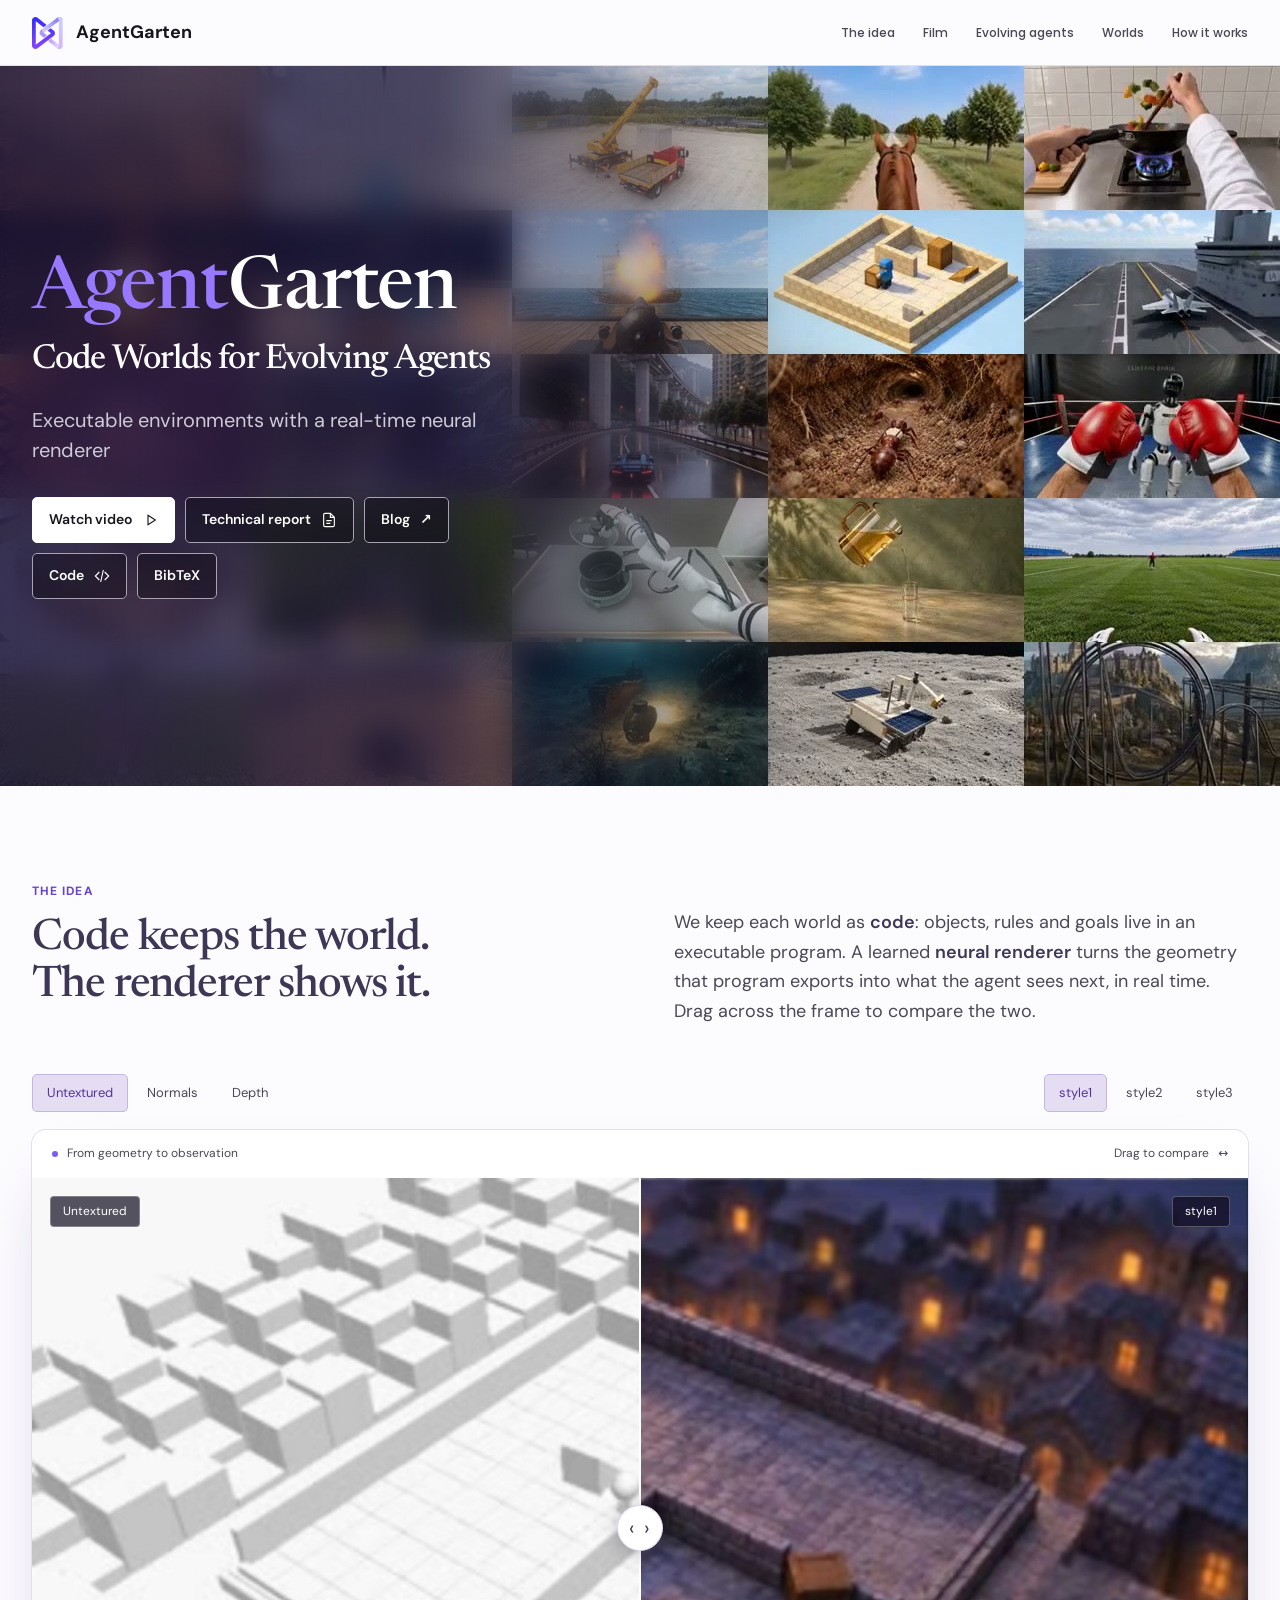
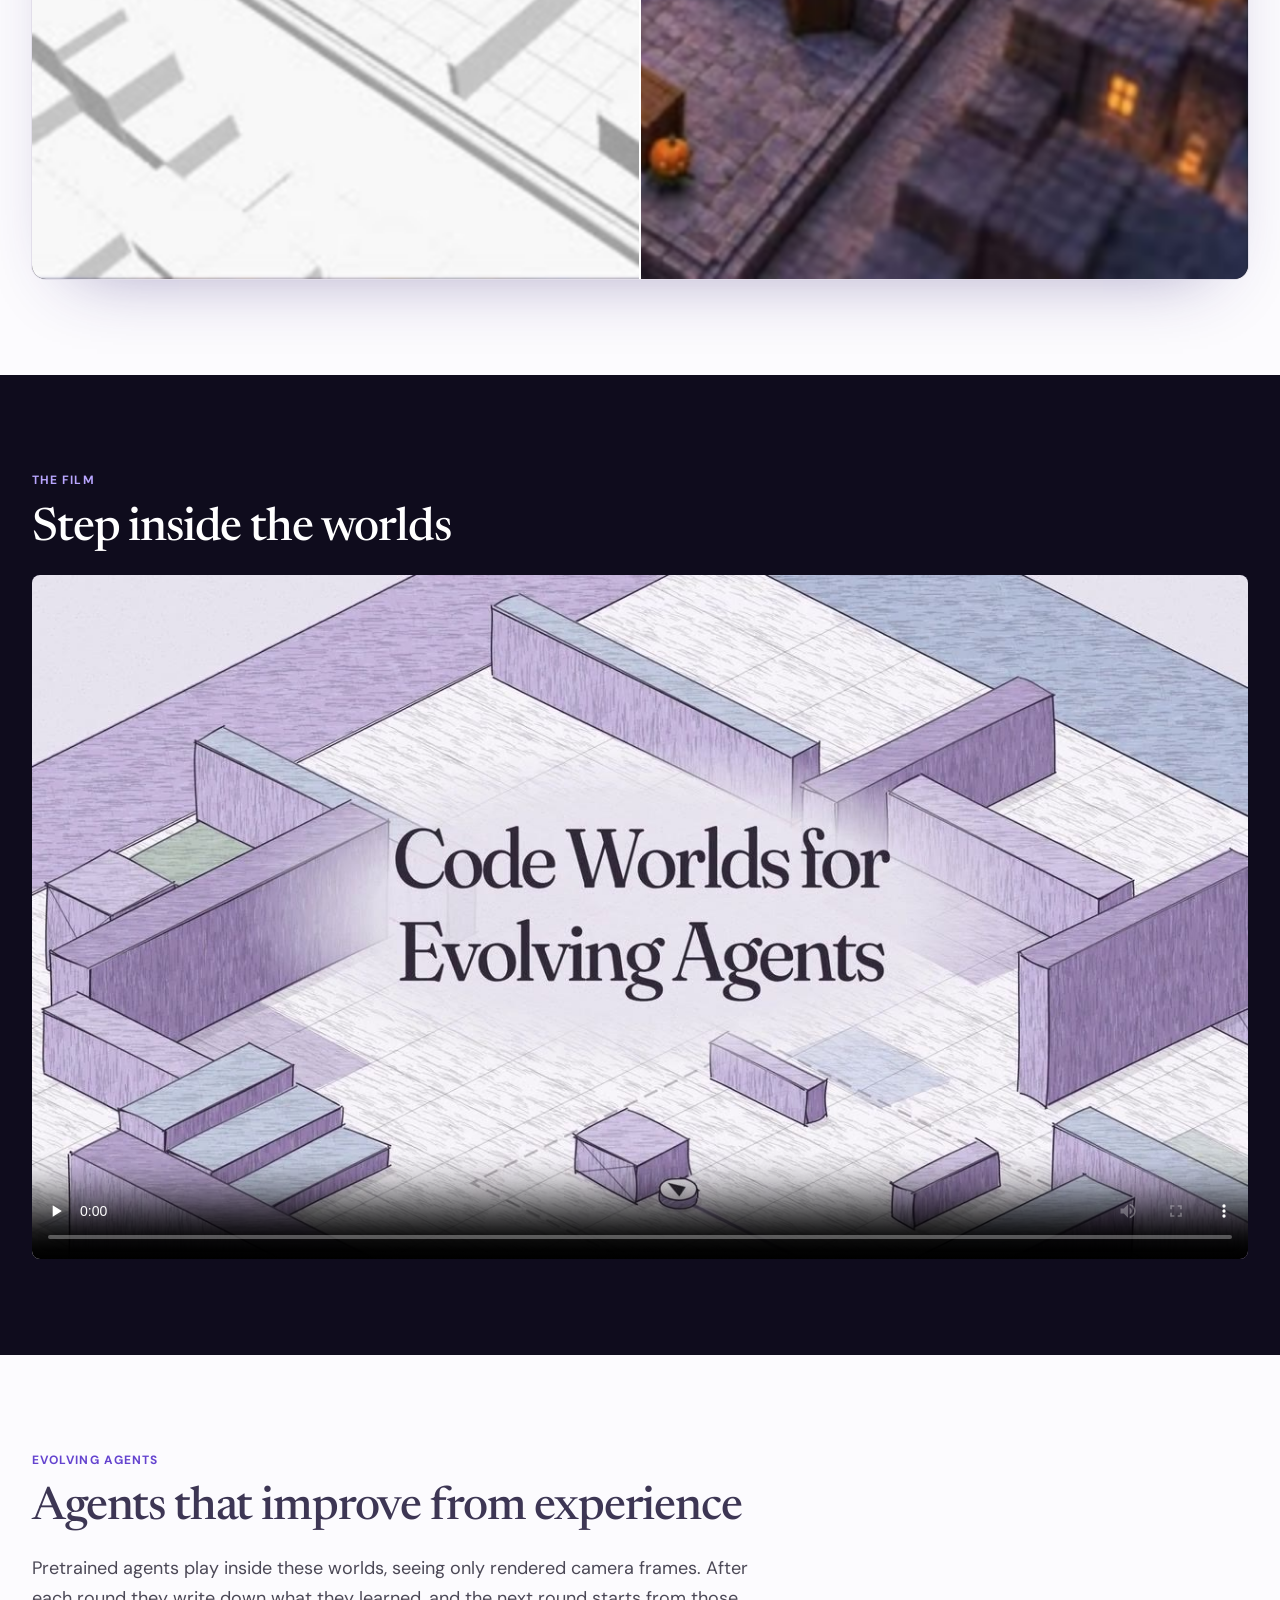
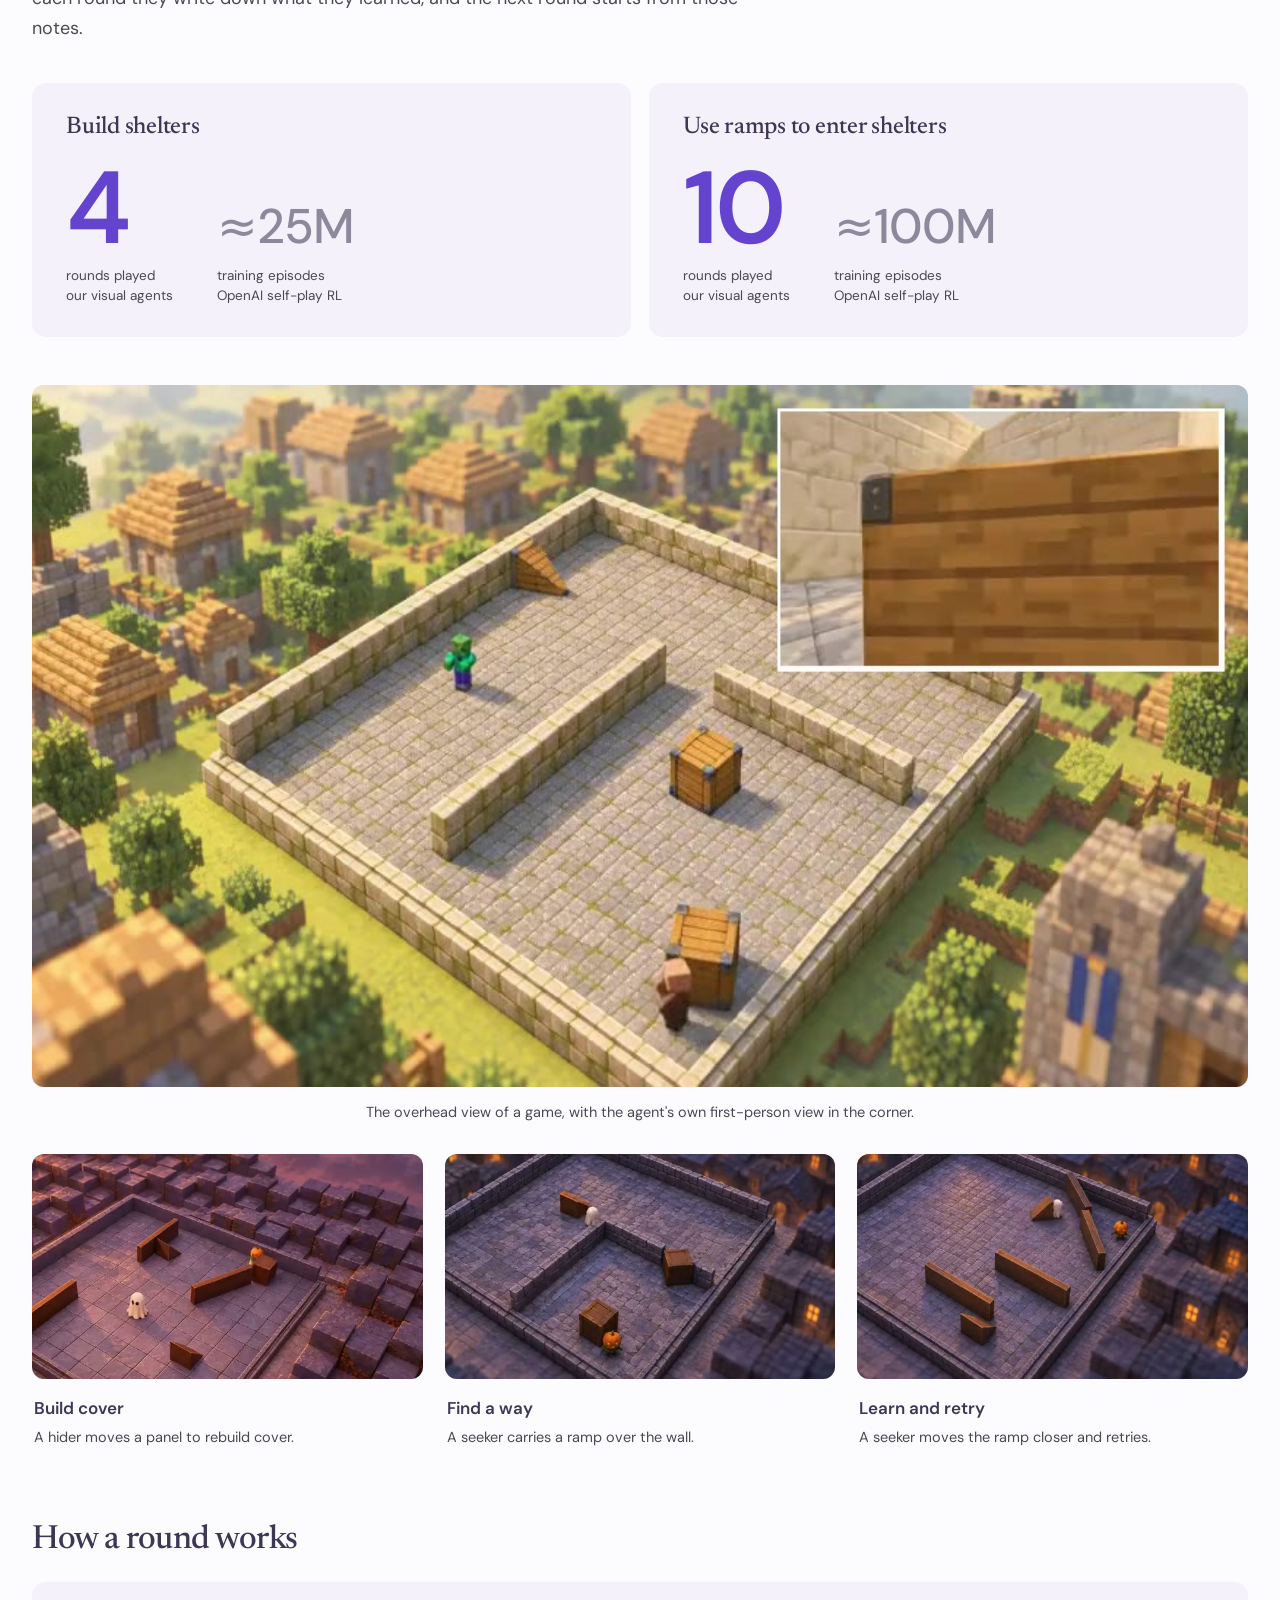
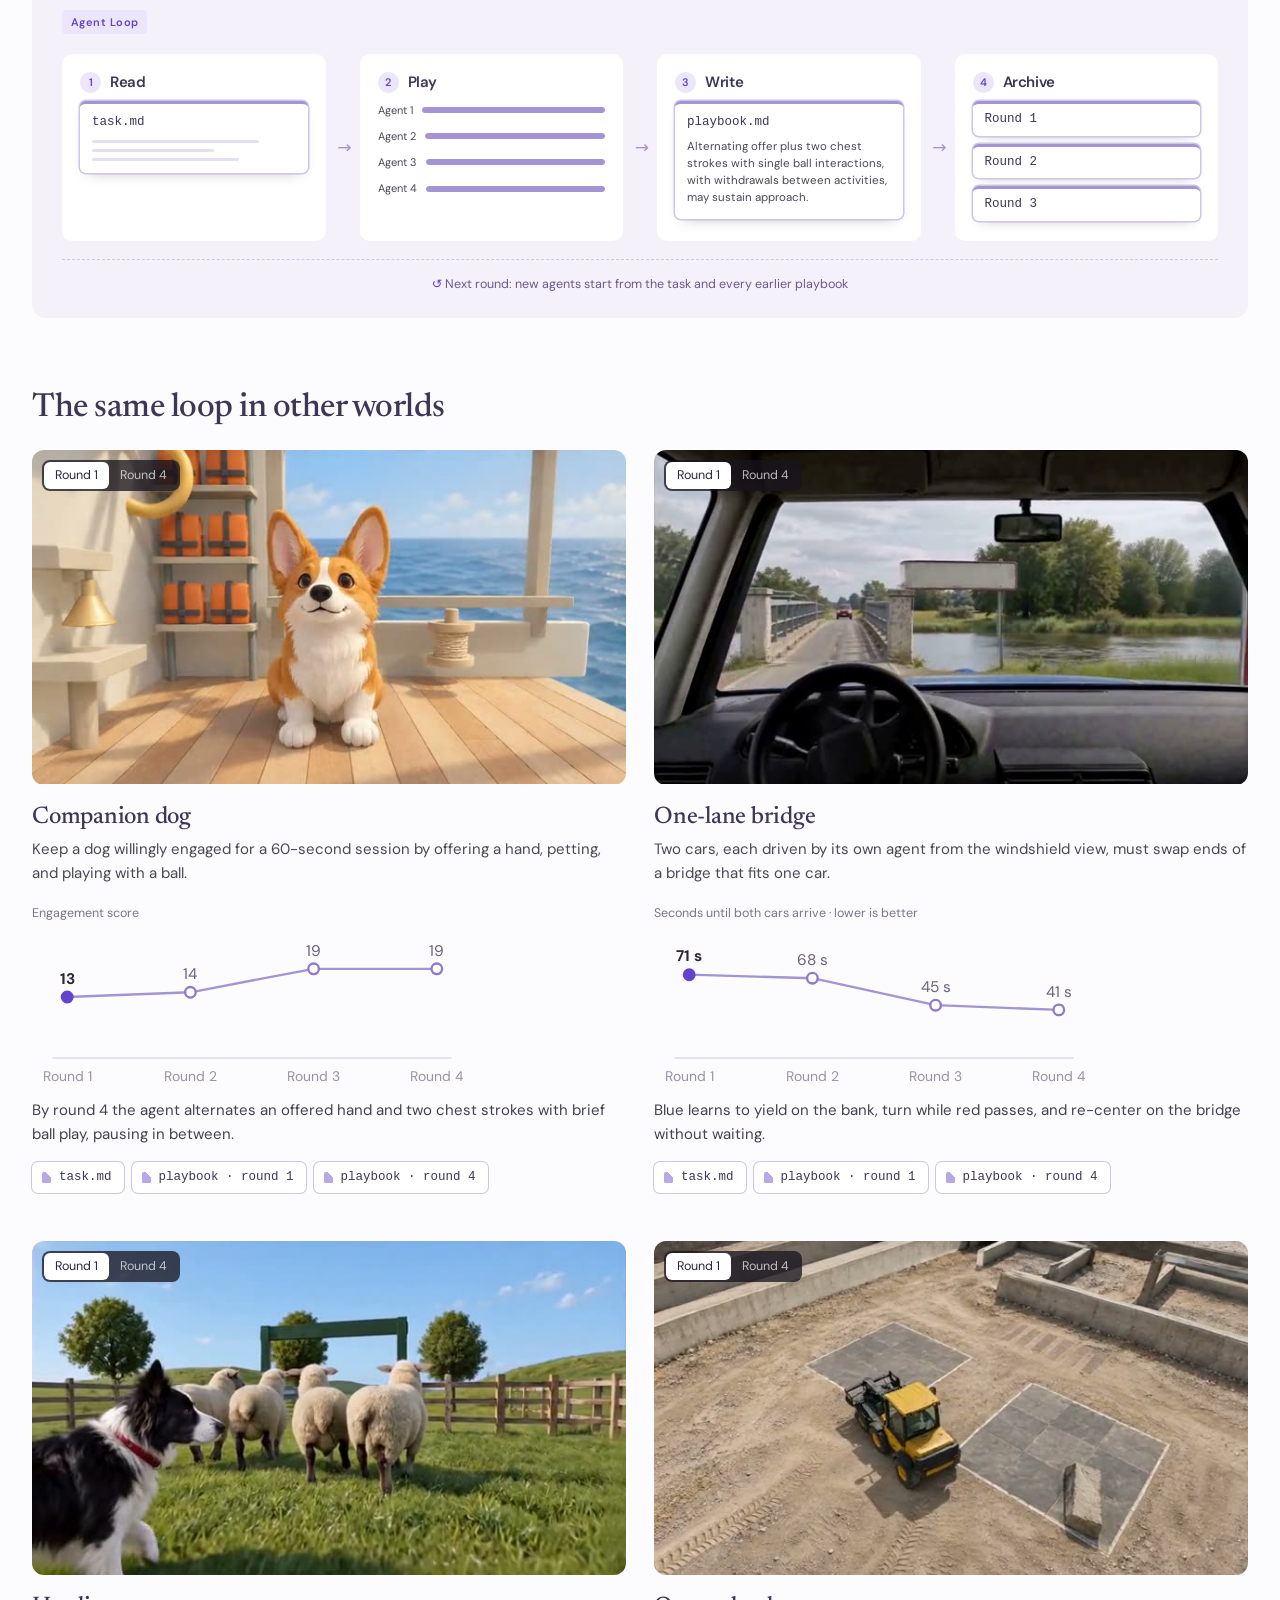
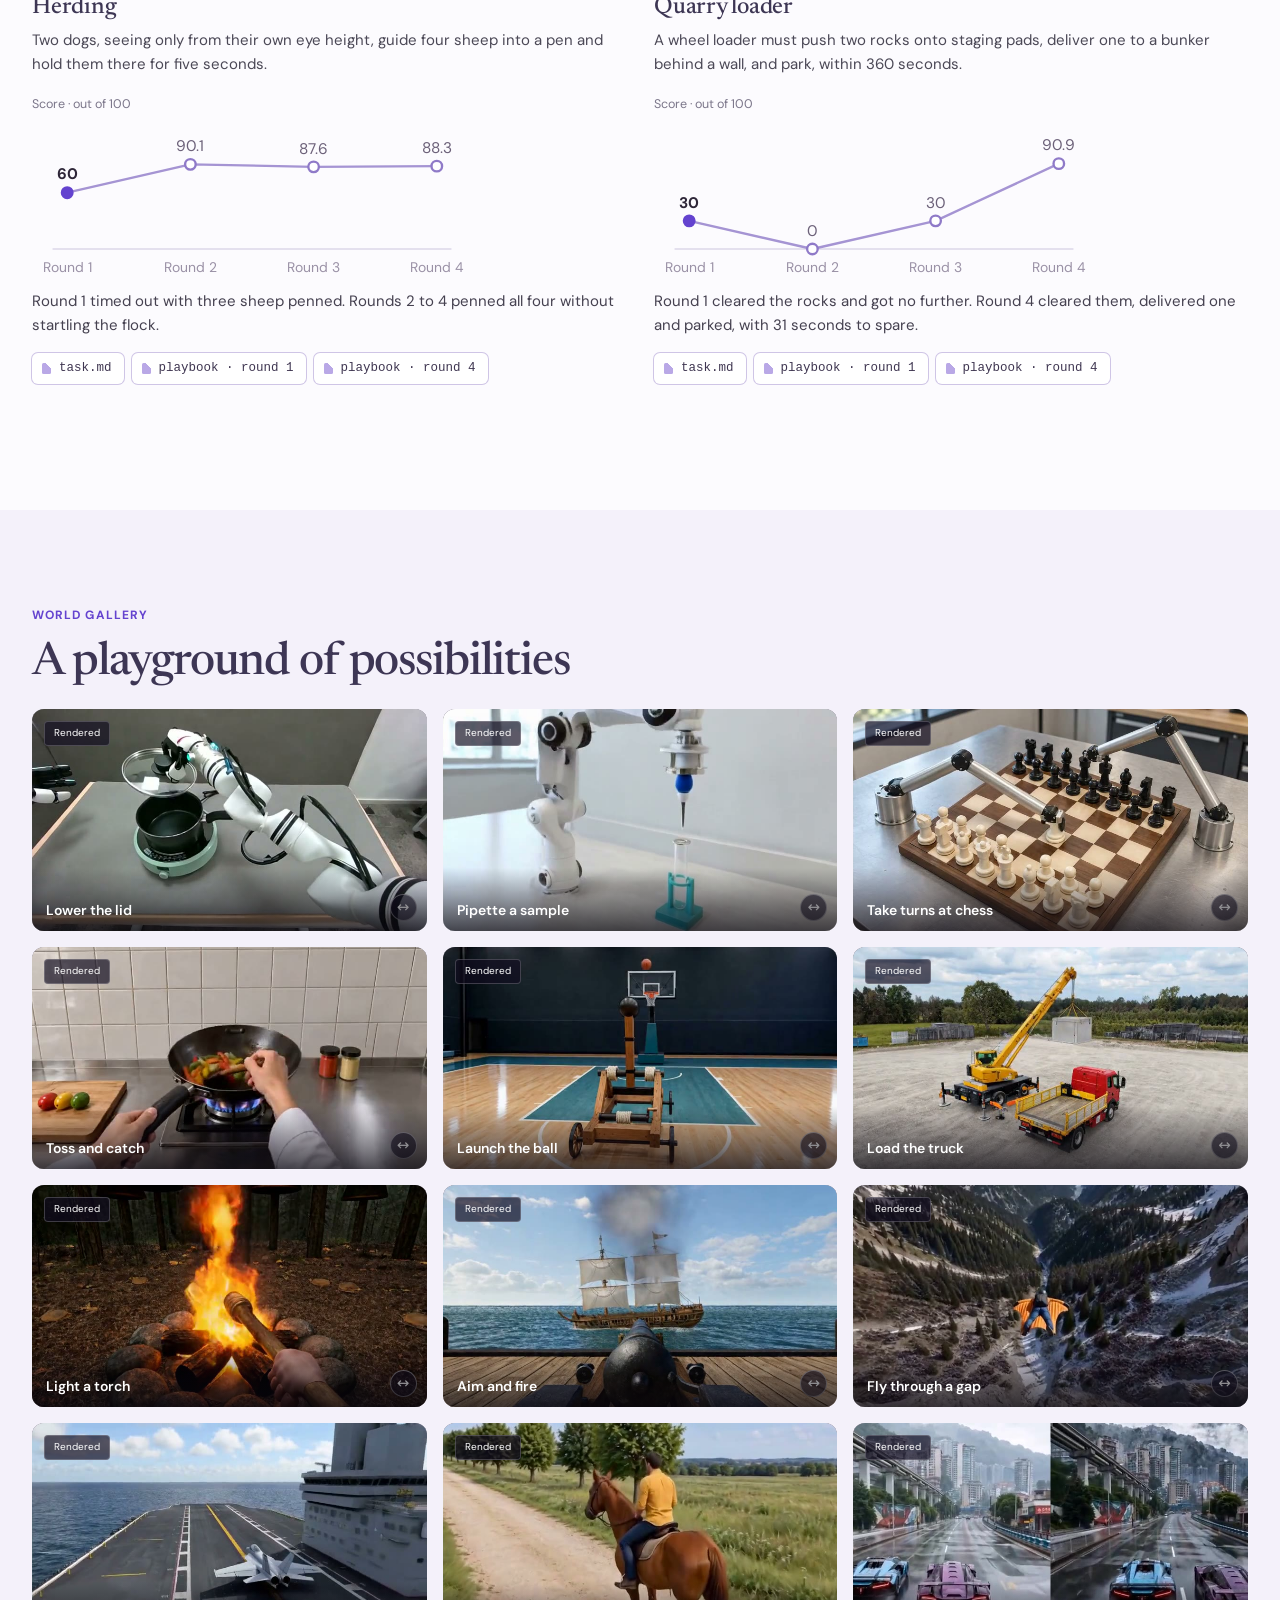
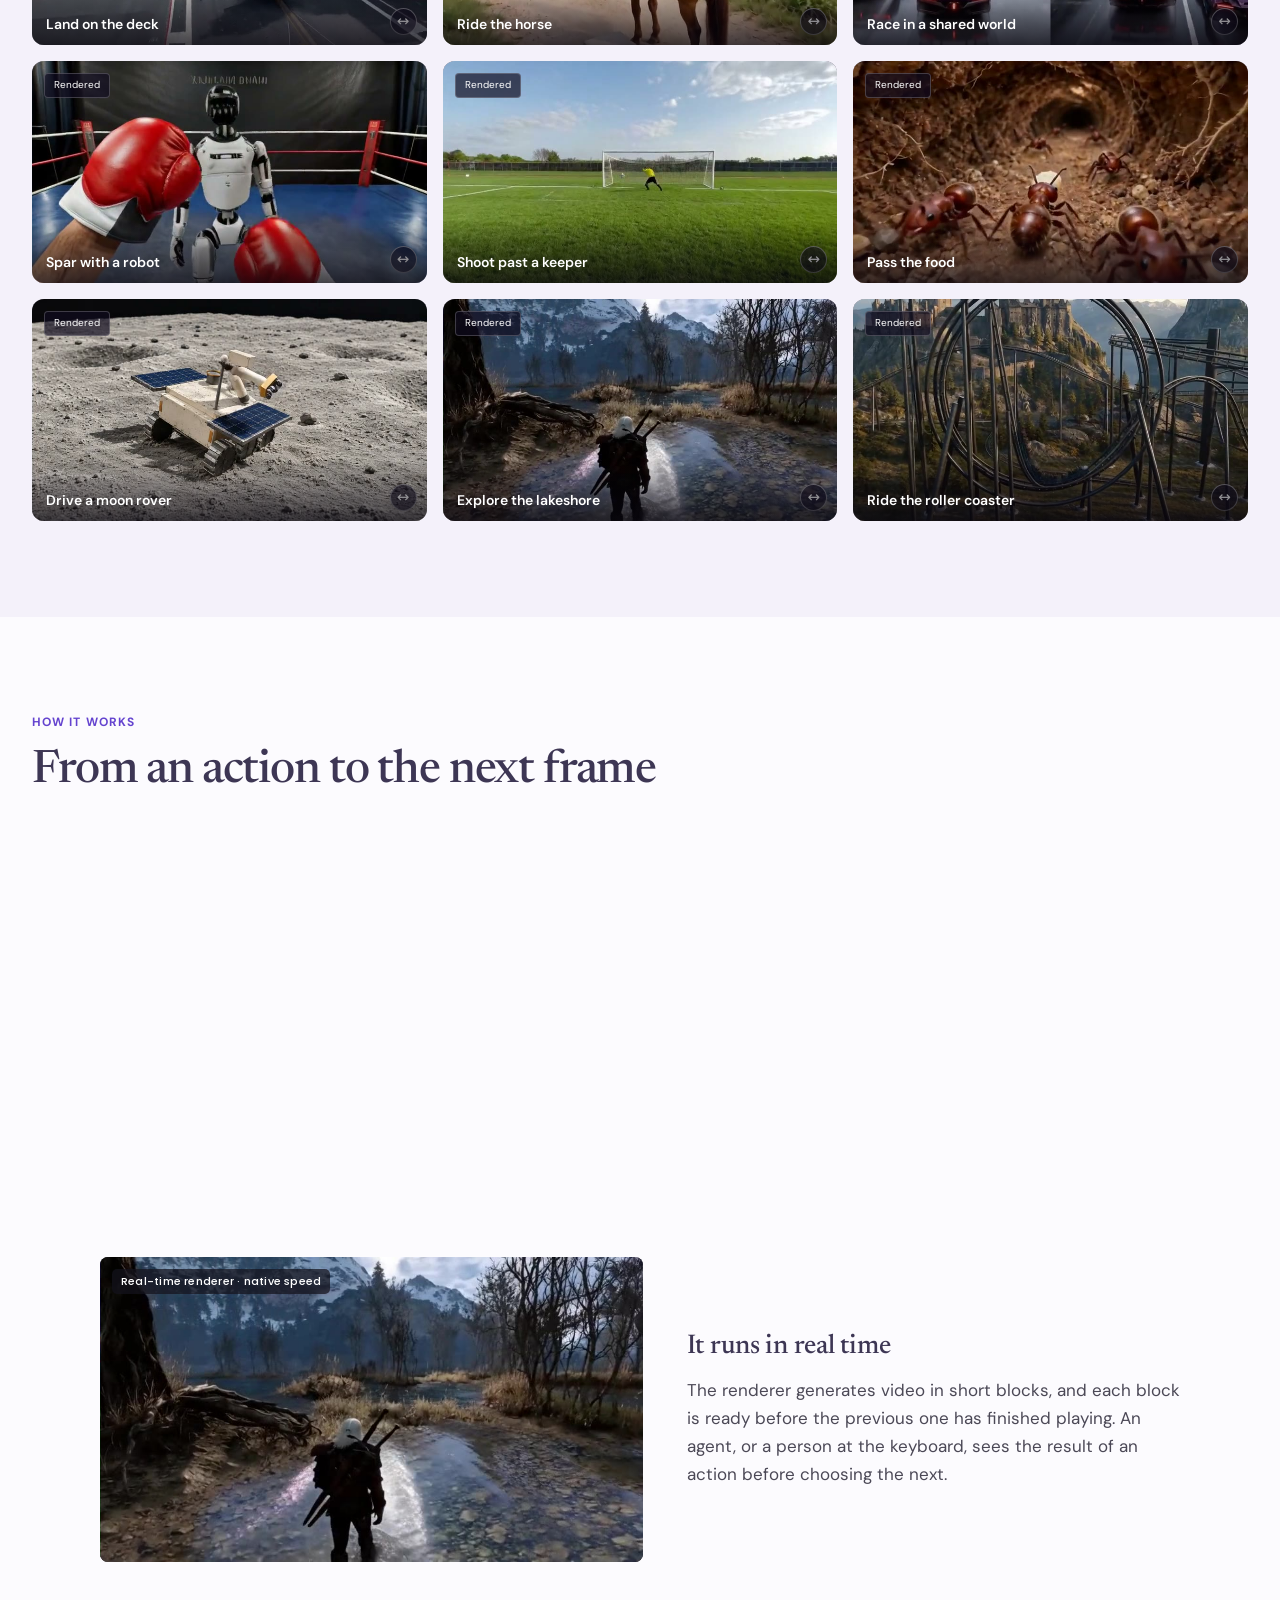
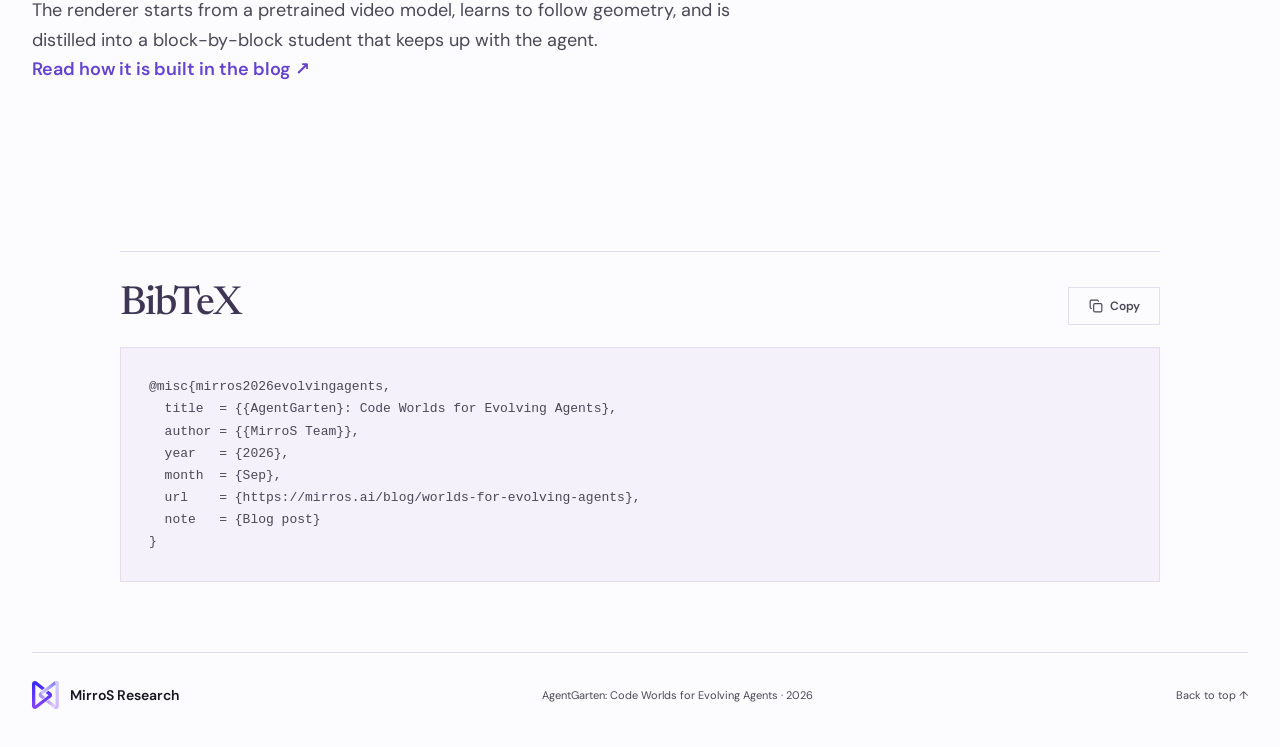
<file: agent-garten/index.html>
<!doctype html>
<html lang="en">
<head>
  <meta charset="utf-8">
  <meta name="viewport" content="width=device-width, initial-scale=1">
  <meta name="theme-color" content="#eceaee">
  <title>AgentGarten: Code Worlds for Evolving Agents</title>
  <meta name="description" content="Executable environments with a real-time neural renderer: code keeps the world, a learned renderer shows it.">
  <meta property="og:title" content="AgentGarten: Code Worlds for Evolving Agents">
  <meta property="og:description" content="Executable environments with a real-time neural renderer.">
  <meta property="og:image" content="https://mirros-lab.github.io/agent-garten/media/hero.jpg">
  <meta property="og:url" content="https://mirros-lab.github.io/agent-garten/">
  <meta property="og:type" content="website">
  <meta name="twitter:card" content="summary_large_image">
  <link rel="canonical" href="https://mirros-lab.github.io/agent-garten/">
  <link rel="icon" href="assets/img/mirros-mark.svg" type="image/svg+xml">
  <link rel="preload" href="media/hero.jpg" as="image">
  <link rel="preload" href="assets/fonts/dm-sans-latin.woff2" as="font" type="font/woff2" crossorigin>
  <link rel="preload" href="assets/fonts/newsreader-latin.woff2" as="font" type="font/woff2" crossorigin>
  <link rel="preload" href="assets/fonts/poppins-500-latin.woff2" as="font" type="font/woff2" crossorigin>
  <link rel="stylesheet" href="assets/css/site.css?v=cc0d8fef67">
</head>
<body>
<a class="skip-link" href="#main-content">Skip to content</a>
<header class="site-header">
  <div class="nav-shell">
    <a class="brand" href="#top" aria-label="AgentGarten home">
      <img src="assets/img/mirros-mark.svg" width="32" height="32" alt="">
      <span>AgentGarten</span>
    </a>
    <button class="menu-toggle" type="button" aria-expanded="false" aria-controls="primary-nav">Menu <span aria-hidden="true">＋</span></button>
    <nav class="primary-nav" id="primary-nav" aria-label="Primary navigation">
      <a href="#overview">The idea</a>
      <a href="#film">Film</a>
      <a href="#agents">Evolving agents</a>
      <a href="#worlds">Worlds</a>
      <a href="#method">How it works</a>
    </nav>
  </div>
</header>

<main id="main-content">
<section class="hero" id="top" aria-labelledby="project-title">
  <div class="hero-media" aria-hidden="true">
    <video src="media/hero.mp4" poster="media/hero.jpg" width="1280" height="720" muted loop playsinline preload="metadata" data-autoplay></video>
  </div>
  <div class="wrap hero-inner">
    <h1 id="project-title" aria-label="AgentGarten: Code Worlds for Evolving Agents"><span class="project-name"><span>Agent</span>Garten</span><span class="project-subtitle">Code Worlds for Evolving Agents</span></h1>
    <p class="subtitle">Executable environments with a real-time neural renderer</p>
    <nav class="actions" aria-label="Resources">
      <a class="btn is-primary" href="#film">Watch video <svg viewBox="0 0 24 24" aria-hidden="true"><path d="m9 5 11 7-11 7Z"/></svg></a>
      <a class="btn" data-resource="report" href="https://mirros.ai/report/agent-garten.pdf">Technical report <svg viewBox="0 0 24 24" aria-hidden="true"><path d="M14 2H6a2 2 0 0 0-2 2v16a2 2 0 0 0 2 2h12a2 2 0 0 0 2-2V8Z M14 2v6h6 M8 13h8 M8 17h6"/></svg></a>
      <a class="btn" href="https://mirros.ai/blog/worlds-for-evolving-agents">Blog <span aria-hidden="true">↗</span></a>
      <a class="btn" data-resource="code" href="https://github.com/MirroS-Lab/AgentGarten">Code <svg viewBox="0 0 24 24" aria-hidden="true"><path d="m8 6-6 6 6 6m8-12 6 6-6 6M14 3l-4 18"/></svg></a>
      <a class="btn" href="#citation">BibTeX</a>
    </nav>
  </div>
</section>

  <section id="overview" aria-labelledby="overview-title">
    <div class="wrap">
      <div class="section-heading overview-heading">
        <div><p class="section-kicker">The idea</p><h2 id="overview-title">Code keeps the world.<br>The renderer shows it.</h2></div>
        <p class="lede">We keep each world as <em>code</em>: objects, rules and goals live in an executable
        program. A learned <em>neural renderer</em> turns the geometry that program exports into what the
        agent sees next, in real time. Drag across the frame to compare the two.</p>
      </div>
      <div id="layers">
      <div class="explorer-controls">
        <div class="seg" data-side="left" role="group" aria-label="Code world layer">
          <button type="button" data-layer="0" aria-pressed="true">Untextured</button>
          <button type="button" data-layer="1" aria-pressed="false">Normals</button>
          <button type="button" data-layer="2" aria-pressed="false">Depth</button>
        </div>
        <div class="seg" data-side="right" role="group" aria-label="Rendered style">
          <button type="button" data-layer="3" aria-pressed="true">style1</button>
          <button type="button" data-layer="4" aria-pressed="false">style2</button>
          <button type="button" data-layer="5" aria-pressed="false">style3</button>
        </div>
      </div>
      <div class="explorer-panel">
      <div class="panel-heading"><span><i class="status-dot" aria-hidden="true"></i> From geometry to observation</span><span>Drag to compare <span aria-hidden="true">↔</span></span></div>
      <div class="explorer" id="explorer" data-src="media/layers.mp4" data-poster="media/layers.jpg">
        <canvas width="832" height="480" aria-label="Code world layer compared with the rendered frame"></canvas>
        <span class="explorer-tag is-left" id="tag-left">Untextured</span>
        <span class="explorer-tag is-right" id="tag-right">style1</span>
        <div class="explorer-handle" id="handle" role="slider" tabindex="0" aria-label="Code world visibility" aria-valuemin="0" aria-valuemax="100" aria-valuenow="50" aria-valuetext="50% code world" aria-orientation="horizontal"></div>
      </div>
      </div>
      </div>
      <!-- <ul class="facts"> -->
      <!--   <li><strong>Executable worlds</strong>State and rules live in code, where they can be inspected and edited.</li> -->
      <!--   <li><strong>Geometry is the interface</strong>Code talks to the renderer only through depth or surface normals.</li> -->
      <!--   <li><strong>Real time</strong>Over 30 frames per second at 480&#8239;×&#8239;832 on one H100.</li> -->
      <!--   <li><strong>One world, many looks</strong>Change the visual style without building new assets.</li> -->
      <!-- </ul> -->
    </div>
  </section>

  <section id="film" class="band is-dark">
    <div class="wrap">
      <p class="section-kicker">The film</p>
      <h2>Step inside the worlds</h2>
      <!-- <p class="section-lede">A two-and-a-half-minute tour with narration.</p> -->
      <div class="film"><video src="media/film.mp4" data-poster="media/film.jpg" controls preload="none" playsinline></video></div>
    </div>
  </section>

  <section id="agents">
    <div class="wrap">
      <p class="section-kicker">Evolving agents</p>
      <h2>Agents that improve from experience</h2>
      <p class="section-lede">Pretrained agents play inside these worlds, seeing only rendered camera
          frames. After each round they write down what they learned, and
          the next round starts from those notes.</p>
      <div class="stats" id="hide-and-seek">
        <div class="stat">
          <p class="stat-label">Build shelters</p>
          <div class="stat-pair"><p class="stat-ours">4<small>rounds played<br>our visual agents</small></p><p class="stat-ref">≈25M<small>training episodes<br>OpenAI self-play RL</small></p></div>
        </div>
        <div class="stat">
          <p class="stat-label">Use ramps to enter shelters</p>
          <div class="stat-pair"><p class="stat-ours">10<small>rounds played<br>our visual agents</small></p><p class="stat-ref">≈100M<small>training episodes<br>OpenAI self-play RL</small></p></div>
        </div>
      </div>
      <figure class="hns-main">
        <video src="media/hns/views.mp4" data-poster="media/hns/views.jpg" width="832" height="480" muted loop playsinline preload="none" data-autoplay></video>
        <figcaption>The overhead view of a game, with the agent's own first-person view in the corner.</figcaption>
      </figure>
      <div class="hns-grid">
        <figure><video src="media/hns/panel-cover.mp4" data-poster="media/hns/panel-cover.jpg" width="600" height="346" muted loop playsinline preload="none" data-autoplay></video>
          <figcaption><span>Build cover</span>A hider moves a panel to rebuild cover.</figcaption></figure>
        <figure><video src="media/hns/ramp-over-wall.mp4" data-poster="media/hns/ramp-over-wall.jpg" width="600" height="346" muted loop playsinline preload="none" data-autoplay></video>
          <figcaption><span>Find a way</span>A seeker carries a ramp over the wall.</figcaption></figure>
        <figure><video src="media/hns/ramp-retry.mp4" data-poster="media/hns/ramp-retry.jpg" width="600" height="346" muted loop playsinline preload="none" data-autoplay></video>
          <figcaption><span>Learn and retry</span>A seeker moves the ramp closer and retries.</figcaption></figure>
      </div>

      <div class="agents-block">
        <h3 class="block-title">How a round works</h3>
      <div class="loop" role="group" aria-label="One round of practice: read the task, play, write a playbook, archive it for later rounds">
        <p class="loop-heading"><span class="loop-tag">Agent Loop</p>
        <ol class="loop-track">
          <li class="loop-stage"><h3><span class="loop-step">1</span>Read</h3>
            <button type="button" class="loop-file" data-file="corgi-task" aria-haspopup="dialog">task.md<i></i><i></i><i></i></button></li>
          <li class="loop-stage"><h3><span class="loop-step">2</span>Play</h3>
            <div class="loop-lanes" aria-hidden="true"><span>Agent 1<b><i style="--i: 0"></i></b></span><span>Agent 2<b><i style="--i: 1"></i></b></span><span>Agent 3<b><i style="--i: 2"></i></b></span><span>Agent 4<b><i style="--i: 3"></i></b></span></div>
        </li>
          <li class="loop-stage"><h3><span class="loop-step">3</span>Write</h3>
            <button type="button" class="loop-file" data-file="corgi-playbook-r4" aria-haspopup="dialog">playbook.md<em>Alternating offer plus two chest strokes with single ball interactions, with withdrawals between activities, may sustain approach.</em></button></li>
          <li class="loop-stage"><h3><span class="loop-step">4</span>Archive</h3>
            <button type="button" class="loop-file is-small" data-file="corgi-playbook-r1" aria-haspopup="dialog">Round 1</button><button type="button" class="loop-file is-small" data-file="corgi-playbook-r2" aria-haspopup="dialog">Round 2</button><button type="button" class="loop-file is-small" data-file="corgi-playbook-r3" aria-haspopup="dialog">Round 3</button></li>
        </ol>
        <p class="loop-return">Next round: new agents start from the task and every earlier playbook</p>
      </div>
      </div>
      <div class="agents-block">
        <h3 class="block-title">The same loop in other worlds</h3>
        <div class="worlds-grid">
        <!-- agent-worlds:start -->
        <article class="world" data-round="1">
          <div class="world-media">
            <video src="media/agents/corgi-round-1.mp4" data-poster="media/agents/corgi-round-1.jpg" width="640" height="370" muted loop playsinline preload="none" data-autoplay aria-label="Companion dog: Keep a dog willingly engaged for a 60-second session by offering a hand, petting, and playing with a ball."></video>
            <div class="world-switch" role="group" aria-label="Companion dog: round shown"><button type="button" data-round="1" data-video="media/agents/corgi-round-1.mp4" data-poster="media/agents/corgi-round-1.jpg" aria-pressed="true">Round 1</button><button type="button" data-round="4" data-video="media/agents/corgi-round-4.mp4" data-poster="media/agents/corgi-round-4.jpg" aria-pressed="false">Round 4</button></div>
          </div>
          <h4>Companion dog</h4>
          <p class="world-task">Keep a dog willingly engaged for a 60-second session by offering a hand, petting, and playing with a ball.</p>
          <p class="world-metric">Engagement score</p>
          <svg class="world-curve" viewBox="0 0 300 112" role="img" aria-label="Engagement score. round 1: 13, round 2: 14, round 3: 19, round 4: 19."><line class="axis" x1="14" x2="286" y1="90.0" y2="90.0"/><polyline class="line" points="24.0,48.4 108.0,45.2 192.0,29.2 276.0,29.2"/><g class="pt pt-1"><circle class="dot" cx="24.0" cy="48.4" r="3.6"/><text class="value" x="24.0" y="39.4">13</text><text class="tick" x="24.0" y="106">Round 1</text></g><g class="pt pt-2"><circle class="dot" cx="108.0" cy="45.2" r="3.6"/><text class="value" x="108.0" y="36.2">14</text><text class="tick" x="108.0" y="106">Round 2</text></g><g class="pt pt-3"><circle class="dot" cx="192.0" cy="29.2" r="3.6"/><text class="value" x="192.0" y="20.2">19</text><text class="tick" x="192.0" y="106">Round 3</text></g><g class="pt pt-4"><circle class="dot" cx="276.0" cy="29.2" r="3.6"/><text class="value" x="276.0" y="20.2">19</text><text class="tick" x="276.0" y="106">Round 4</text></g></svg>
          <p class="world-change">By round 4 the agent alternates an offered hand and two chest strokes with brief ball play, pausing in between.</p>
          <div class="file-chips"><button type="button" class="file-chip" data-file="corgi-task" aria-haspopup="dialog">task.md</button><button type="button" class="file-chip" data-file="corgi-playbook-r1" aria-haspopup="dialog">playbook · round 1</button><button type="button" class="file-chip" data-file="corgi-playbook-r4" aria-haspopup="dialog">playbook · round 4</button></div>
        </article>
        <article class="world" data-round="1">
          <div class="world-media">
            <video src="media/agents/bridge-round-1.mp4" data-poster="media/agents/bridge-round-1.jpg" width="640" height="370" muted loop playsinline preload="none" data-autoplay aria-label="One-lane bridge: Two cars, each driven by its own agent from the windshield view, must swap ends of a bridge that fits one car."></video>
            <div class="world-switch" role="group" aria-label="One-lane bridge: round shown"><button type="button" data-round="1" data-video="media/agents/bridge-round-1.mp4" data-poster="media/agents/bridge-round-1.jpg" aria-pressed="true">Round 1</button><button type="button" data-round="4" data-video="media/agents/bridge-round-4.mp4" data-poster="media/agents/bridge-round-4.jpg" aria-pressed="false">Round 4</button></div>
          </div>
          <h4>One-lane bridge</h4>
          <p class="world-task">Two cars, each driven by its own agent from the windshield view, must swap ends of a bridge that fits one car.</p>
          <p class="world-metric">Seconds until both cars arrive · lower is better</p>
          <svg class="world-curve" viewBox="0 0 300 112" role="img" aria-label="Seconds until both cars arrive · lower is better. round 1: 71 s, round 2: 68 s, round 3: 45 s, round 4: 41 s."><line class="axis" x1="14" x2="286" y1="90.0" y2="90.0"/><polyline class="line" points="24.0,33.2 108.0,35.6 192.0,54.0 276.0,57.2"/><g class="pt pt-1"><circle class="dot" cx="24.0" cy="33.2" r="3.6"/><text class="value" x="24.0" y="24.2">71 s</text><text class="tick" x="24.0" y="106">Round 1</text></g><g class="pt pt-2"><circle class="dot" cx="108.0" cy="35.6" r="3.6"/><text class="value" x="108.0" y="26.6">68 s</text><text class="tick" x="108.0" y="106">Round 2</text></g><g class="pt pt-3"><circle class="dot" cx="192.0" cy="54.0" r="3.6"/><text class="value" x="192.0" y="45.0">45 s</text><text class="tick" x="192.0" y="106">Round 3</text></g><g class="pt pt-4"><circle class="dot" cx="276.0" cy="57.2" r="3.6"/><text class="value" x="276.0" y="48.2">41 s</text><text class="tick" x="276.0" y="106">Round 4</text></g></svg>
          <p class="world-change">Blue learns to yield on the bank, turn while red passes, and re-center on the bridge without waiting.</p>
          <div class="file-chips"><button type="button" class="file-chip" data-file="bridge-task" aria-haspopup="dialog">task.md</button><button type="button" class="file-chip" data-file="bridge-playbook-r1" aria-haspopup="dialog">playbook · round 1</button><button type="button" class="file-chip" data-file="bridge-playbook-r4" aria-haspopup="dialog">playbook · round 4</button></div>
        </article>
        <article class="world" data-round="1">
          <div class="world-media">
            <video src="media/agents/herding-round-1.mp4" data-poster="media/agents/herding-round-1.jpg" width="640" height="370" muted loop playsinline preload="none" data-autoplay aria-label="Herding: Two dogs, seeing only from their own eye height, guide four sheep into a pen and hold them there for five seconds."></video>
            <div class="world-switch" role="group" aria-label="Herding: round shown"><button type="button" data-round="1" data-video="media/agents/herding-round-1.mp4" data-poster="media/agents/herding-round-1.jpg" aria-pressed="true">Round 1</button><button type="button" data-round="4" data-video="media/agents/herding-round-4.mp4" data-poster="media/agents/herding-round-4.jpg" aria-pressed="false">Round 4</button></div>
          </div>
          <h4>Herding</h4>
          <p class="world-task">Two dogs, seeing only from their own eye height, guide four sheep into a pen and hold them there for five seconds.</p>
          <p class="world-metric">Score · out of 100</p>
          <svg class="world-curve" viewBox="0 0 300 112" role="img" aria-label="Score · out of 100. round 1: 60, round 2: 90.1, round 3: 87.6, round 4: 88.3."><line class="axis" x1="14" x2="286" y1="90.0" y2="90.0"/><polyline class="line" points="24.0,51.6 108.0,32.3 192.0,34.0 276.0,33.5"/><g class="pt pt-1"><circle class="dot" cx="24.0" cy="51.6" r="3.6"/><text class="value" x="24.0" y="42.6">60</text><text class="tick" x="24.0" y="106">Round 1</text></g><g class="pt pt-2"><circle class="dot" cx="108.0" cy="32.3" r="3.6"/><text class="value" x="108.0" y="23.3">90.1</text><text class="tick" x="108.0" y="106">Round 2</text></g><g class="pt pt-3"><circle class="dot" cx="192.0" cy="34.0" r="3.6"/><text class="value" x="192.0" y="25.0">87.6</text><text class="tick" x="192.0" y="106">Round 3</text></g><g class="pt pt-4"><circle class="dot" cx="276.0" cy="33.5" r="3.6"/><text class="value" x="276.0" y="24.5">88.3</text><text class="tick" x="276.0" y="106">Round 4</text></g></svg>
          <p class="world-change">Round 1 timed out with three sheep penned. Rounds 2 to 4 penned all four without startling the flock.</p>
          <div class="file-chips"><button type="button" class="file-chip" data-file="herding-task" aria-haspopup="dialog">task.md</button><button type="button" class="file-chip" data-file="herding-playbook-r1" aria-haspopup="dialog">playbook · round 1</button><button type="button" class="file-chip" data-file="herding-playbook-r4" aria-haspopup="dialog">playbook · round 4</button></div>
        </article>
        <article class="world" data-round="1">
          <div class="world-media">
            <video src="media/agents/loader-round-1.mp4" data-poster="media/agents/loader-round-1.jpg" width="640" height="370" muted loop playsinline preload="none" data-autoplay aria-label="Quarry loader: A wheel loader must push two rocks onto staging pads, deliver one to a bunker behind a wall, and park, within 360 seconds."></video>
            <div class="world-switch" role="group" aria-label="Quarry loader: round shown"><button type="button" data-round="1" data-video="media/agents/loader-round-1.mp4" data-poster="media/agents/loader-round-1.jpg" aria-pressed="true">Round 1</button><button type="button" data-round="4" data-video="media/agents/loader-round-4.mp4" data-poster="media/agents/loader-round-4.jpg" aria-pressed="false">Round 4</button></div>
          </div>
          <h4>Quarry loader</h4>
          <p class="world-task">A wheel loader must push two rocks onto staging pads, deliver one to a bunker behind a wall, and park, within 360 seconds.</p>
          <p class="world-metric">Score · out of 100</p>
          <svg class="world-curve" viewBox="0 0 300 112" role="img" aria-label="Score · out of 100. round 1: 30, round 2: 0, round 3: 30, round 4: 90.9."><line class="axis" x1="14" x2="286" y1="90.0" y2="90.0"/><polyline class="line" points="24.0,70.8 108.0,90.0 192.0,70.8 276.0,31.8"/><g class="pt pt-1"><circle class="dot" cx="24.0" cy="70.8" r="3.6"/><text class="value" x="24.0" y="61.8">30</text><text class="tick" x="24.0" y="106">Round 1</text></g><g class="pt pt-2"><circle class="dot" cx="108.0" cy="90.0" r="3.6"/><text class="value" x="108.0" y="81.0">0</text><text class="tick" x="108.0" y="106">Round 2</text></g><g class="pt pt-3"><circle class="dot" cx="192.0" cy="70.8" r="3.6"/><text class="value" x="192.0" y="61.8">30</text><text class="tick" x="192.0" y="106">Round 3</text></g><g class="pt pt-4"><circle class="dot" cx="276.0" cy="31.8" r="3.6"/><text class="value" x="276.0" y="22.8">90.9</text><text class="tick" x="276.0" y="106">Round 4</text></g></svg>
          <p class="world-change">Round 1 cleared the rocks and got no further. Round 4 cleared them, delivered one and parked, with 31 seconds to spare.</p>
          <div class="file-chips"><button type="button" class="file-chip" data-file="loader-task" aria-haspopup="dialog">task.md</button><button type="button" class="file-chip" data-file="loader-playbook-r1" aria-haspopup="dialog">playbook · round 1</button><button type="button" class="file-chip" data-file="loader-playbook-r4" aria-haspopup="dialog">playbook · round 4</button></div>
        </article>
        <!-- agent-worlds:end -->
        </div>
      </div>
    </div>
  </section>

  <section id="worlds" class="band">
    <div class="wrap">
      <p class="section-kicker">World gallery</p>
      <h2>A playground of possibilities</h2>
      <!-- <p class="section-lede">Navigation, manipulation, tool use, physics and multi-agent games share one -->
      <!--   renderer; a new world needs code, not new visual assets. Hover over a clip, or tap it on a -->
      <!--   phone, to see the code world it was rendered from.<span class="visually-hidden"> With a keyboard, focus a clip and press Enter.</span></p> -->
      <p class="gallery-status visually-hidden" id="gallery-status" role="status">Loading worlds…</p>
      <div class="gallery" id="gallery"></div>
      <noscript><p>Enable JavaScript to explore the world gallery and compare rendering layers.</p></noscript>
  </div>
  </section>

  <section id="method">
    <div class="wrap">
      <p class="section-kicker">How it works</p>
      <h2>From an action to the next frame</h2>
      <figure class="arch">
        <picture>
          <source media="(max-width: 760px)" srcset="assets/img/architecture-narrow.png" width="764" height="1800">
          <img src="assets/img/architecture.png" width="1720" height="596" alt="The interaction loop: the agent sends actions to the code world, where the engine updates the scene and exports depth or surface normals as conditions; the neural renderer turns them, together with a reference image, text and its visual history, into the next observation, which returns to the agent." loading="lazy" decoding="async">
        </picture>
      </figure>
      <div class="realtime">
        <div class="realtime-clip">
          <video src="media/gallery/tpv-explore.mp4" data-poster="media/gallery/tpv-explore.jpg" muted loop playsinline preload="none" data-autoplay aria-label="A third-person walk along a lakeshore, rendered by the real-time renderer"></video>
          <span class="realtime-tag">Real-time renderer · native speed</span>
        </div>
        <div class="realtime-text">
          <h3>It runs in real time</h3>
          <p>The renderer generates video in short blocks, and each block is ready before the previous one has finished playing. An agent, or a person at the keyboard, sees the result of an action before choosing the next.</p>
        </div>
      </div>
      <p class="section-lede method-note">The renderer starts from a pretrained video model, learns to follow geometry, and is
          distilled into a block-by-block student that keeps up with the agent.
          <a href="https://mirros.ai/blog/worlds-for-evolving-agents">Read how it is built in the blog <span aria-hidden="true">↗</span></a></p>
    </div>
  </section>

  <section id="citation" class="wrap">
    <div class="bibtex-heading-row">
      <h2>BibTeX</h2>
      <button type="button" class="bibtex-copy-button" id="copy-bibtex" aria-label="Copy BibTeX citation" title="Copy BibTeX citation">
        <svg class="bibtex-copy-default" viewBox="0 0 24 24" fill="none" stroke="currentColor" stroke-width="2" stroke-linecap="round" stroke-linejoin="round" aria-hidden="true"><rect width="14" height="14" x="8" y="8" rx="2"/><path d="M4 16c-1.1 0-2-.9-2-2V4c0-1.1.9-2 2-2h10c1.1 0 2 .9 2 2"/></svg>
        <svg class="bibtex-copy-success" viewBox="0 0 24 24" fill="none" stroke="currentColor" stroke-width="2" stroke-linecap="round" stroke-linejoin="round" aria-hidden="true"><path d="m20 6-11 11-5-5"/></svg>
        <span aria-live="polite">Copy</span>
      </button>
    </div>
    <div class="bibtex">
      <pre tabindex="0" role="region" aria-label="BibTeX citation"><code id="bibtex">@misc{mirros2026evolvingagents,
  title  = {{AgentGarten}: Code Worlds for Evolving Agents},
  author = {{MirroS Team}},
  year   = {2026},
  month  = {Sep},
  url    = {https://mirros.ai/blog/worlds-for-evolving-agents},
  note   = {Blog post}
}</code></pre>
    </div>
  </section>
<dialog class="file-dialog" id="file-dialog" aria-labelledby="file-dialog-title">
  <header><h3 id="file-dialog-title"></h3><button type="button" class="file-dialog-close" aria-label="Close file"><svg width="20" height="20" viewBox="0 0 20 20" fill="none" aria-hidden="true"><path d="m5 5 10 10M15 5 5 15" stroke="currentColor" stroke-width="1.5" stroke-linecap="round"/></svg></button></header>
  <pre tabindex="0" aria-label="Raw file contents"></pre>
</dialog>
<script type="application/json" id="agent-files">
{"corgi-task": {"name": "task.md", "content": "# Companion dog\n\nKeep this individual dog comfortable and willingly engaged throughout the\n60-second session. Learn which combinations and repetitions work from\nthe RGB observations. This is a synthetic game, not real animal-care advice.\n\n## Actions and time\n\n| Action | Fixed duration | Meaning |\n| --- | ---: | --- |\n| `wait` | 1 s | Hands absent; allow the dog time. |\n| `offer` | 3 s | Extend an open hand for sniffing. |\n| `pet_chest` | 3 s | Gently stroke under the chin and on the chest. |\n| `pet_head` | 3 s | Gently stroke the head. |\n| `play` | 3 s | Move the held orange ball; do not throw it. |\n| `withdraw` | 2 s | Remove the hand/toy and allow space. |\n\nThe listed durations include reaching/withdrawal transitions, not guaranteed\ncontact time. Repeating an activity continues it without restarting its gesture.\n`lookX` and `lookY` optionally range from -1 to 1 (default 0): positive X turns\nright and positive Y looks up. Looking does not move your hand or touch the dog.\nThe world pauses while you think. Actions in a batch execute in order without\nintermediate decisions; the blocking response contains observations for each.\nThe episode time limit can truncate the final action and skip the rest of a batch.\n\n## Reading the dog\n\nTaking small steps toward you and staying nearby is a positive engagement cue.\nTurning aside and stepping away indicates refusal or discomfort.\nReturning to the usual resting spot indicates recovery, not necessarily enjoyment.\nA movement may take time to finish; inspect consecutive observations.\nLooking at a toy alone does not establish enjoyment.\nDo not assume a requested touch appeared: inspect the actual rendered frames.\nYour task is to discover preferences and pacing; no optimal sequence is supplied.\n\n## Evaluation and experience\n\nThe terminal score reflects accumulated comfortable engagement and avoidance\nover the full session, not just the final pose. No numeric mood, hidden preference,\nintermediate reward, renderer prompt or privileged evaluator data is provided.\nObservation appearance may be imperfect; distinguish uncertain visual evidence\nfrom conclusions. Record evidence IDs, failures and hypotheses in your playbook.\nAn inherited playbook is another attempt's claims, not ground truth."}, "corgi-playbook-r1": {"name": "playbook.md · round 1", "content": "One completed 60-second episode; public terminal result score 13, reason time_limit. No inherited playbooks were supplied. Evidence IDs below share prefix 0001/world-01/player/; observations are final RGB frames of each submitted batch.\nObservations: At t000000 the dog faced forward at its resting distance. offer to t000003 showed hand at nose and a head tilt, without an obvious approach. Chest strokes to t000006 then t000009 showed contact under chin/chest and a clear closer position at t000009. A third consecutive chest stroke to t000012 left it back at its initial distance, facing forward. withdraw to t000014 left that pose. play to t000017 showed a modest approach/head tilt with the orange ball visible; repeated play to t000020 reduced the approach. Switching directly to pet_chest at t000023 produced a sideways turn and retreat; the hand was extended short of the dog, so requested contact was not visibly established. withdraw to t000025 left it sideways. Three waits to t000028 showed partial turning back; three more waits to t000031 showed the initial forward-facing resting pose. Thus recovery was visible after eight seconds without contact, not immediately after withdrawal.\nAfter offer to t000034, two chest strokes to t000040 again produced a clear approach. withdraw to t000042 restored resting distance. offer to t000045 plus two chest strokes to t000051 again produced a closer forward-facing dog. withdraw plus wait to t000054 restored resting distance; offer to t000057 and one chest stroke to terminal t000060 left it at resting distance with hand beneath chin. No pet_head was tested.\nHypotheses: Offering first and limiting chest contact to two actions, followed by a short hands-off break, was associated with repeated approaches in this episode. Prolonged contact or switching from repeated ball play directly to chest contact may reduce willingness. These are sequence-specific hypotheses, not validated skills or isolated causal effects. Uncertainties: Duration, ordering, accumulated interaction, and recovery are confounded. A return to resting pose is not proof of enjoyment; looking toward a toy alone is not proof of enjoyment. Only batch-ending frames were used for decisions, so within-batch changes were not assessed. No intermediate numeric reward was available."}, "corgi-playbook-r2": {"name": "playbook.md · round 2", "content": "Completed exactly one 60-second episode. Public terminal result: score 14, reason time_limit. Read the supplied r0001 playbook and its public history; inherited claims were treated as hypotheses. Evidence IDs below have prefix 0002/world-01/player/ and refer to batch-ending RGBs viewed before each next decision.\nObserved sequence: t000000 dog forward-facing at resting distance. offer to t000003 showed hand at nose and head tilt, no clear approach. Two consecutive pet_chest actions to t000009 showed hand beneath chin/chest and a clear closer dog. withdraw then offer to t000014 returned to a resting-distance hand-sniff pose. Two chest strokes to t000020 again showed approach. A batch withdraw, offer, pet_chest, pet_chest to t000031 ended at resting distance with hand under chin, so the earlier approach did not persist across repetitions. withdraw plus three waits to t000036 left a forward-facing dog at resting distance. offer plus two chest strokes to t000045 again ended at resting distance, not an obvious approach.\nwithdraw plus play to t000050 showed the held orange ball and dog visibly closer with tilted head. withdraw plus play to t000055 again showed closer stance/head tilt. A third withdraw plus play to terminal t000060 left the dog near its initial distance facing forward. No endpoint showed a sideways refusal/retreat like that described in inherited notes. No pet_head was tested.\nHypotheses: offer followed by two chest strokes can support early approach, but short withdrawal breaks did not maintain that response indefinitely. A five-second hands-off break did not visibly restore the same approach in the next chest sequence. Changing to a brief ball interaction after withdrawal coincided with renewed approach twice; by the third ball interaction the endpoint approach had faded. Repetition or accumulated interaction may matter, and merely repeating a previously successful sequence is not guaranteed to maintain engagement.\nUncertainties: Only initial and each batch-ending image informed decisions; intermediate per-action images were not reviewed. Thus transient reactions and precise timing within multi-action batches remain unknown. Sequence, duration, cumulative interaction, and breaks are confounded. Forward-facing resting pose is not evidence of enjoyment; ball gaze alone is not evidence of engagement, so the approach comparison is the stronger cue. No intermediate numeric reward was available. Score 14 versus inherited 13 does not isolate a causal improvement."}, "corgi-playbook-r3": {"name": "playbook.md · round 3", "content": "Completed exactly one 60-second episode; public terminal score 19, reason time_limit. Read both inherited playbooks and their public history endpoints. Evidence IDs below share prefix 0003/world-01/player/. Initial and every batch-ending RGB were viewed before the next decision.\nObservations: t000000 dog forward-facing at resting distance. offer to t000003 showed hand at nose and tilted head without clear approach. Two consecutive pet_chest actions to t000009 showed hand beneath chin/chest and a visibly closer dog. withdraw then play to t000014 showed orange ball, tilted head and closer stance. withdraw then offer to t000019 showed resting-distance sniff pose. Two pet_chest actions to t000025 again showed closer stance. withdraw then play to t000030 again showed closer stance and head tilt. Batch withdraw, offer, pet_chest, pet_chest to t000041 ended with visibly closer forward-facing dog and hand at chest. withdraw then play to t000046 again showed closer stance and head tilt, though ball partially obscured face. Batch withdraw, offer, pet_chest, pet_chest to t000057 again showed closer stance with chest contact. Final withdraw plus wait to t000060 returned the dog to its initial resting distance, facing forward, hands absent. No inspected batch endpoint showed sideways refusal. No pet_head was tested.\nHypothesis: Alternating two chest strokes (preceded by offer) with a single ball action, using withdrawal between activities, may sustain approach better than repeatedly using only one activity. Four chest-sequence endpoints and three ball endpoints showed approach in this episode. This is sequence-specific evidence, not a validated optimal policy or isolated causal conclusion.\nUncertainties and limits: Only batch-ending images, not intermediate per-action images, informed decisions. Transient reactions within batches may have been missed. Approach is stronger evidence than gaze alone, and resting pose after withdrawal is not evidence of enjoyment. No intermediate numeric reward was available. The score 19 versus inherited 13 and 14 does not by itself establish causality; ordering, spacing and accumulated exposure differ. Inherited reports of fading responses remain relevant hypotheses despite no clear endpoint fading in this sequence."}, "corgi-playbook-r4": {"name": "playbook.md · round 4", "content": "Completed exactly one 60-second episode; public terminal result score 19, reason time_limit. Read all three inherited playbooks and their public history endpoints. Initial RGB and every batch-ending RGB were viewed before the next decision. Evidence IDs below share prefix 0004/world-01/player/.\nObservations: t000000 showed a forward-facing dog at resting distance. offer to t000003 showed hand at nose and slight head tilt, without clear approach. Two pet_chest actions to t000009 showed hand under chin/chest and clearly closer stance. withdraw then play to t000014 showed closer stance and head tilt with orange ball visible. withdraw then offer to t000019 returned to resting-distance sniff pose. Two chest strokes to t000025 again showed closer forward-facing dog. withdraw then play to t000030 again showed closer stance and head tilt. withdraw, offer, pet_chest, pet_chest to t000041 showed closer stance with hand at chest. withdraw then play to t000046 showed closer stance with head tilt, though toy partially obscured face. withdraw, offer, pet_chest, pet_chest to t000057 again showed closer forward-facing dog. Final withdraw plus wait to t000060 showed hands absent and dog back at initial resting distance. No inspected endpoint showed sideways retreat. No pet_head was tested.\nHypothesis: Alternating offer plus two chest strokes with single ball interactions, with withdrawals between activities, may sustain approach. Four chest endpoints and three ball endpoints showed closer stance. This repeats the inherited r0003 sequence and its score 19, providing another observation of the same pattern but not establishing an optimal policy or independent causal proof.\nFailures and uncertainties: No overt refusal was seen at inspected endpoints, but within-batch per-action frames were not inspected and transient reactions could have been missed. Returning to resting distance after withdrawal is not evidence of enjoyment. Gaze at the ball alone is not sufficient evidence; closer stance is the stronger cue here. Repetition, spacing, ordering, and accumulated interaction remain confounded. Inherited reports of fading responses under other sequences remain hypotheses. No intermediate numeric reward was available."}, "bridge-task": {"name": "task.md", "content": "# Narrow bridge FPV cooperation\n\nYou drive the blue car from inside its cockpit. Your RGB observation is a\nfirst-person windshield view: the dashboard and dark windscreen frame are\nstable body geometry, and the other car, bridge walls and refuge area are\nvisible only when they fall in front of your camera. You do not receive a\nglobal map, coordinates, depth, normal, or the other driver's private action.\nThe operator review page may show global views, but they are not agent inputs.\n\nTogether exchange ends of a continuous one-car-wide bridge within 120\nsimulation seconds. Both cars must finish simultaneously on opposite goals.\nThe bridge fits only ONE car across; the wider paved areas on both banks have\nwhite-outlined pullouts where cars can pass. Grass and water are not drivable.\nYour destination is the disk matching your own car color at the opposite end:\nred on the east bank, blue on the west bank. You start on the other car's disk.\nYou must both occupy your respective destinations to finish; a car that arrives\ndoes not disappear and can still obstruct traffic. The bridge position/length\nvaries between episodes. Road markings and signs are public visual cues.\n\n`forward` and `backward` move at fixed low speed during their two-second atomic\nduration. `turn_left` and `turn_right` steer at a fixed gentle rate for one\nsecond, in place (this is simplified vehicle control, not an Ackermann steering\nsimulator). `wait` holds position for one second. These durations cannot be supplied\nby the agent. Continuous paths are integrated every world tick, not snapped to\ncells. If a move would collide with or cross the other car, BOTH moves are\nblocked and time still passes. The whole vehicle footprint must stay inside\nthe road, and collisions are checked along movement, not just at endpoints.\nFeedback distinguishes a road-edge stop from contact with the other car.\nNo movement itself earns reward.\n\n| Action | Fixed duration | Meaning |\n| --- | ---: | --- |\n| `wait` | 1 s | Hold the steering wheel and remain still for one second. |\n| `forward` | 2 s | Drive forward at a fixed low speed for two seconds. |\n| `backward` | 2 s | Reverse at a fixed low speed for two seconds. |\n| `turn_left` | 1 s | Steer left at a fixed gentle rate for one second. |\n| `turn_right` | 1 s | Steer right at a fixed gentle rate for one second. |\n\nSuccess requires both goals at the same time. The terminal score measures only\narrived cars, with a small time bonus on full success. Repeated goal visits\ncannot farm score. Thinking freezes the shared world; both drivers must submit\nbefore a tick advances. Batches are open-loop, so inspect the next windshield\nframe before committing a long batch. Use the playbook for tested observations\nand uncertainties, not invented map coordinates."}, "bridge-playbook-r1": {"name": "playbook.md · round 1", "content": "# Blue round 1 experience\n\nPublic result: success, both cars arrived at 71 simulation seconds; score 88.1667; blocked_moves 2. No inherited playbooks were provided. Observations used only bound RGB frames and public feedback.\n\n## Tested observations\n\n- Red crossed first while blue yielded on the starting bank. Blue initially turned right twice and moved forward once; this approached the near bridge pillar rather than a roomy refuge.\n- Turning left four times and reversing twice moved blue outward/backward, but the second reverse encountered the road edge. Turning right twice and reversing twice also ended against an edge. Despite this, red emerged alongside blue on the left.\n- Four waits did not visibly move the red car. Forward once let blue proceed alongside it. Turning left twice and moving forward then reported contact with the other car: its visible side had not yet fully cleared blue's footprint.\n- Turning right twice and moving forward once cleared red. Four left turns, one forward, then four right turns aligned blue almost exactly with the bridge centerline. This was verified in the windshield, not inferred from hidden coordinates.\n- Four forwards crossed most of the bridge without contact. Two more forwards reached the far bank, but did not enter the destination pad. The dashboard obscured nearby pavement and the goal disk: its disappearance under the hood did not prove arrival.\n- Waiting four seconds, reversing once, then waiting eight seconds produced no arrival feedback. Two forwards then reached the actual pad; the second was cut short at joint success. The decisive public event was `inside your destination pad; remain here for joint completion`.\n\n## Hypotheses and uncertainties\n\n- Blue's outward position on the broad starting bank was sufficient for red to pass, but exact clearance and travel distances were not available. The sequence is specific to this episode's bridge placement.\n- Red appeared stationary near its destination after passing; its private actions and arrival status were unavailable. Do not infer those from an unchanged windshield alone.\n- Near-goal grass filling the windshield can still mean the car is short of the pad because the hood hides the immediate road. Use the explicit destination event when available.\n\n## Useful next experiments\n\n- Try yielding earlier by reversing onto the broad bank before approaching the bridge entrance.\n- Keep a straight heading until the other car's entire footprint has passed; then center for the bridge.\n- On a clear straight final approach, continue in short forward batches until explicit pad feedback instead of prematurely waiting or reversing merely because the disk is occluded by the hood."}, "bridge-playbook-r4": {"name": "playbook.md · round 4", "content": "# Blue round 4 experience\n\nPublic terminal result: success, both cars arrived at 41 simulation seconds, score 93.1667, blocked_moves 0. Used bound RGB and public feedback, inherited blue round 1–3 notes, and round 3 API history. No peer private actions or geometry channels were used.\n\n## Tested observations\n\n- Four left turns and one forward established a lateral offset on the starting bank without any stop warning. Four right turns restored the bridge-facing heading, followed by two waits. At 12 s red was approaching the near bridge exit on the right of the windshield.\n- Four waits brought time to 16 s, with red visibly alongside on the right. Unlike round 3, blue then spent the next four seconds turning right instead of waiting. At 20 s red was still at the far right of the turned windshield, while the intended forward path angled toward the bridge centerline ahead of it.\n- One forward at 20–22 s completed without contact. Four left turns then restored an exactly centered bridge view at 26 s. This saved four seconds versus the round 3 sequence; the resulting public blocked count was zero.\n- Four forwards reached near the far exit at 34 s; two more reached the bank at 38 s. A further forward reached 40 s with the goal hidden under the hood and no arrival event. One more forward was interrupted at 41 s by joint success and explicit destination-pad feedback.\n\n## Hypotheses and uncertainties\n\n- Turning in place while the other car passes can reduce stationary waiting before re-centering, provided subsequent actual RGB confirms a usable path. The tested sequence is episode-specific, not a guaranteed policy for varied bridge positions.\n- Red remaining partly visible on the right at 20 s did not block this forward path. Conversely, disappearance alone still cannot establish clearance; here the successful forward and zero blocked count verified the maneuver.\n- Exact distances, footprints, and peer controls were not available. Goal occlusion by the hood did not establish arrival; public pad feedback did.\n\n## Useful next experiments\n\n- Re-test early left-offset yielding and in-place re-centering preparation against the actual bank and passing car views.\n- Explore shorter wait intervals only with visual checks; this round established safe forward re-centering at 20 s, not earlier.\n- Retain short final approach actions until explicit destination feedback."}, "herding-task": {"name": "task.md", "content": "# Cooperative shepherding — first-person 3D\n\nYou control the blue dog through a low, first-person eye-height camera. Together, guide all\n4 cream sheep into the fenced pen and keep all of them inside for five\ncontinuous simulation seconds. The limit is 180 seconds. The other dog\nis a moving guide object and the sheep are target objects; they are visible\nonly when they fall in front of your camera.\n\nThe raw RGB frame is a diagnostic first-person view: green pasture and a brown\nfence establish ground and scale, the large gate opening is the target, and the 4\ncream sheep are the animals to guide. There is no vehicle or dashboard in this\ndog-eye view. The same camera exports `normal` and `depth`\nPNG files for operator diagnosis; those files are not additional policy input.\nYour observations do not include numeric coordinates or the other dog's action.\n\nSheep continuously move away from nearby dogs, weakly gather while pressured,\nand separate more strongly under very close pressure. Their behavior is\ndeterministic. Dogs cannot pass the pen fence except through its opening, and\nthe sheep can leave the pen again. Turning changes facing only; pressure depends\non dog position. Waiting and turning still advance world time, while thinking\ndoes not.\n\n| Action | Fixed duration | Meaning |\n| --- | ---: | --- |\n| `wait` | 1 s | Hold position for one second. |\n| `forward` | 1 s | Walk forward at a fixed low speed for one second. |\n| `backward` | 1 s | Walk backward at a fixed low speed for one second. |\n| `turn_left` | 1 s | Turn left at a fixed gentle rate for one second. |\n| `turn_right` | 1 s | Turn right at a fixed gentle rate for one second. |\n\nBoth dogs submit before the shared clock advances. A batch is open-loop, so use\nthe next camera frame before committing to several actions. The terminal\nscore is based on the fraction currently inside, with a time bonus only after\nthe five-second hold; repeated entries cannot farm score. Use playbooks for\ntested visual cues and uncertainties, not invented coordinates."}, "herding-playbook-r1": {"name": "playbook.md · round 1", "content": "# Blue round 1 experience\n\n## Public result\n\nTimed out at 180 s: success false, score 60, 3 of 4 sheep in pen, stable_ticks 0, panic_ticks 74, blocked_moves 24. No inherited playbooks were supplied.\n\n## Observations and actions\n\n- Initially all four sheep were ahead, between the dog and the labeled gate. Blue advanced three seconds, adjusted left then right, and advanced another seven seconds by t15. Sheep spread across the gate approach; one was visibly outside the right post.\n- Holding four seconds at t15 let the central sheep move deeper while the lateral sheep remained outside the opening. Close forward pressure produced visibly wider spacing.\n- Blue moved to the right flank, then spent substantial time turning. At t54–64 sheep visible through the fence misleadingly suggested containment. A six-second hold did not finish the task.\n- At t81–84 forward movement returned `blocked by the other dog`, despite the other dog being mostly outside the forward image. A small rightward detour followed by a leftward approach eventually entered the opening.\n- At t104–110 four sheep bodies appeared near the far-right fence from the gate view. This did not mean all four were inside: a sheep on the opposite side of that fence could visually overlap the interior group.\n- Retreating and moving outside the right gatepost exposed the remaining sheep close to the fence and the other dog at t131 and t157–170. Blue and the other dog were often too close together there. Late backing away and repositioning did not recover it before timeout.\n\n## Tested lessons and uncertainties\n\n- Trust terminal feedback over visual impressions of containment. Fence occlusion and overlapping sheep made a count from one direction unreliable.\n- Turning consumes time and leaves pressure active at the same location; long turn batches near a sheep were costly. Larger navigation batches lost opportunities to correct direction.\n- The other dog can block movement even when barely visible. A distinct approach lane is useful.\n- The last sheep was outside the right fence. I did not establish a successful way to route it around the right gatepost. Pressure from both dogs near that corner may have trapped or scattered it; this is a hypothesis, not a tested rule.\n\n## Useful next experiments\n\n- Approach more slowly, with one or two forward actions at a time near the flock, maintaining a wider distance to avoid the early lateral split.\n- Prioritize an outside sheep immediately, before moving through the gate after interior sheep.\n- Visually locate both the sheep and opening before circling: aim to get on the sheep's outer side with enough separation, then guide it laterally toward the opening before forward pressure.\n- Compare short waits against continued approach once the flock is aligned, and inspect whether the rightmost body is on the near or far side of the fence."}, "herding-playbook-r4": {"name": "playbook.md · round 4", "content": "# Blue round 4 experience\n\n## Public result\n\nSuccess at 105 s; score 88.3333; all 4 sheep in pen; stable_ticks 5; panic_ticks 0; blocked_moves 0. Exactly one bound episode. Inherited supplied blue round 1, 2, and 3 notes and authorized histories were consulted. Decisions used actual RGB, not geometry frames.\n\n## Observations and actions\n\n- Began with one backward and held through t8. Other dog appeared close left, and the rightmost sheep approached the right post.\n- At t8–16 used right-three, forward-two, left-three to move to the right. Held through t24. The flock gathered but mostly remained left of the opening.\n- One forward and three waits to t28 coincided with a leftward shift. Backed twice and held through t42, allowing the other dog's left-side movement to gather sheep rightward. Two forward and two waits to t46 again left much of the flock left of the opening.\n- Backed twice and turned left three times to t51; then forward-three and right-two to t56 established a more central rear position. Other dog was now visibly on the left flank.\n- Single forward steps at t57, t65, and t77, with pauses between, accompanied gradual progress. By t72–76 the leftmost sheep moved around the left post toward the opening. The rightmost remained near the right post.\n- At t80–88 moved right-three, forward-two, left-three. At t88–98 widened again with right-four, forward-two, left-four. Sheep overlapped the right post heavily in the image.\n- Submitted right-five, forward-two, left-five at t98. Success occurred at t105 after the two forward steps; the final five left turns were not executed. Terminal camera faced the right fence, so public feedback, not that final image, established containment.\n\n## Lessons and uncertainties\n\n- Short approaches, retreats when right-side pressure displaced sheep leftward, and a central rear position again yielded a zero-panic successful joint episode. This is not evidence that blue alone caused success.\n- The early rightward reposition was not enough to solve alignment; holding far right also opposed the flock's needed rightward movement. Moving centrally at t51–56 was followed by useful progress while the other dog worked left.\n- Late widening on the right was followed by success without blocked movement. However all sheep had already begun the five-second stability interval before the final forward steps, so those steps cannot be credited as necessary to get them inside.\n- RGB overlap at the right post made apparent outside/inside status unreliable. No early success claim was made from silhouettes.\n- Final broad turn-and-move batches intentionally sacrificed intermediate decisions; these were planned lateral repositions, not evidence that long batches are generally safe near sheep.\n\n## Useful next experiment\n\nTry a central rear alignment sooner after the initial retreat, preserving a separate lane from the other dog. When the leftmost sheep clears the left post, hold or make only a small rightward adjustment and compare with the multiple late widening moves here. A final patient hold may have completed this run without the last movement, but that was not tested."}, "loader-task": {"name": "task.md", "content": "# Quarry work route: clear, deliver, park\n\nYou control the yellow wheel loader, seen from an elevated third-person camera. The camera follows position but keeps a fixed world orientation: the vehicle visibly turns within the image. Complete these\nthree jobs IN ORDER in 360 simulation seconds, without resetting:\n\n1. Put BOTH rocks fully inside the two broad side staging pads, one per pad,\n   at the same time. Each pad has a large dark stone surface and pale rectangular perimeter.\n   The middle lane should be empty. Once achieved, this milestone is retained.\n2. Retrieve EITHER rock. Push or carry it around the OPEN END of the tall\n   cross-wall and into the three-sided collection bunker in the rear yard.\n   The other rock may remain where you left it. You may push rather than carry the rock off the ground. Bucket height and pitch still affect ground contact and steering.\n3. Leave the delivered rock fully inside that bunker. Drive through the tall\n   parking arch alongside it and stop with the entire chassis inside the bay.\n   Any heading is acceptable; brake/wait to settle. The scoop need not fit inside\n   the parking footprint, but it still collides with walls.\n\nNo object attaches magnetically, disappears or teleports. Contact, friction and\ngravity move rocks. The physics stays fixed; the opening side and starting rock\nposes vary across seeds. Reversing, repositioning and pushing from a different\ndirection are allowed. turn_left/turn_right move along a very slow forward arc, not an in-place\npivot. The scoop extends well beyond the chassis and can catch on the ground\nor walls. Your image contains no text or score overlay.\n\n| Action | Fixed duration | Meaning |\n| --- | ---: | --- |\n| `forward` | 1 s | Drive forward for one second; force-limited contact with obstacles. |\n| `backward` | 1 s | Reverse for one second. |\n| `turn_left` | 1 s | Slow forward left arc for one second; not an in-place pivot. |\n| `turn_right` | 1 s | Slow forward right arc for one second; not an in-place pivot. |\n| `raise` | 1 s | Raise the bucket slowly for one second; hold the vehicle. |\n| `lower` | 1 s | Lower the bucket slowly for one second; hold the vehicle. |\n| `curl` | 1 s | Curl the bucket back for one second. |\n| `tip` | 1 s | Tip the bucket forward for one second. |\n| `wait` | 1 s | Brake for one second; gravity and contact continue. |\n| `reverse_left` | 1 s | Reverse along a very slow arc while rotating the vehicle NOSE to its left for one second. Not an in-place pivot. |\n| `reverse_right` | 1 s | Reverse along a very slow arc while rotating the vehicle NOSE to its right for one second. Not an in-place pivot. |\n\nEach action lasts exactly one second. Thinking and observing freeze the world.\nBatch actions only if you want to commit without intermediate decisions. There\nis no live score. At termination, clearing awards 30 points, delivery 35 and\nparking 25, plus up to 10 for finishing early. Milestones cannot be farmed by\nrepeated placement. Keep tested transferable lessons and uncertainties in your\nplaybook; do not mistake a guess about an unseen area for an observation.\n\nThis control profile uses tight, low-speed steering arcs. Turning still uses finite physical force: contact can block it. Straight forward/backward speeds are unchanged."}, "loader-playbook-r1": {"name": "playbook.md · round 1", "content": "# Round 1 — tight steering quarry loader\n\nPublic terminal result: success false, score 30, elapsed 360 s. Clearing succeeded at 114 s; delivery and parking did not succeed. One episode, no reset. No inherited playbooks.\n\n## Observations and tested lessons\n\n- RGB initially showed one rock near each pad's lane-facing edge, an open route around the left end of the cross-wall, and the bunker behind that end. Camera followed position with fixed orientation; chassis remained near image center.\n- Initial repeated forward actions barely moved the first rock. Raising and curling helped free the scoop. Later raising again freed a chassis/scoop contact situation in which forward/reverse steering had made virtually no progress.\n- Tight turns are not guaranteed rotations. Near rocks, batches of 7–10 turn or reverse-turn actions sometimes visibly changed almost nothing. In free space, 18 turn actions could produce a large heading change. Do not calibrate a fixed degrees-per-action from contact-constrained motion.\n- Right-pad clearing worked with a lateral push: after obtaining a southeast-facing heading and a moderately raised, curled bucket, forward batches of 6 and 5 moved the rock fully onto the dark pad. Then reversing briefly and turning left 18 actions aligned with the other rock. Forward 6, right 2, forward 6, forward 8 pushed the left rock onto its pad. Terminal feedback confirms both pads were simultaneously valid at 114 s, during that last push.\n- A visually plausible placement can be valid without any live confirmation. Public feedback remained simply Action completed until termination, when milestone booleans and completion time appeared.\n- Attempting to turn while pushing the left rock toward the bunker repeatedly lost it off the left side. Large forward batches then drove the loader away from the rock. Raised bucket and perspective obscured contact; the rock could appear immediately ahead/behind the bucket before becoming obviously left-behind in a later view.\n- Backing toward a lost rock often contacted it with the rear chassis and failed to reach the desired pushing position. A proper wide reposition needs more clearance than the attempted short reverse/turn sequences.\n\n## Uncertainties and next experiments\n\n- Exact bucket height/pitch for reliable flat-ground centered pushing remains uncertain. The combination that cleared the right pad was above the initial ground-catching posture and curled back, but raising too far may have let the scoop pass above the second rock.\n- Use short 1–3-action approach/push batches around first contact and any steering change, and inspect RGB for the rock relative to the bucket edges, not merely relative to the chassis.\n- Before pushing toward the bunker, back well away and establish the delivery heading while clear of the rock. Test a wide route to the rock's southwest side instead of turning under load. Keep the rock centered; stop immediately if it begins sliding sideways.\n- Delivery and parking were not achieved; no claim about their detailed geometric tolerances is supported by this episode.\n\n## Interface usability\n\n- Actual RGB was available through returned local frame paths and was viewed before each next decision. Public participant API calls worked normally.\n- Enter from the repository directory initially refused because an existing task.md differed. Using the assigned fresh scratch directory fixed entry without resetting or changing the episode.\n- Stderr request_id text precedes JSON in the combined shell capture; separate or strip that prefix before JSON parsing. Long action batches create large ordered result payloads.\n- No live milestone feedback makes pad completion uncertain during play, though terminal completed_at_s resolved it. Bucket/chassis occlusion and low-contrast gray rocks/walls made contact alignment difficult."}, "loader-playbook-r4": {"name": "playbook.md · round 4", "content": "# Round 4 — all three jobs completed\n\nPublic terminal result: success true, score 90.861, elapsed 329 s. Clearing completed at 104 s, delivery at 240 s, parking at 329 s. Exactly one episode; no reset. Read inherited rounds 1–3 via playbook context. Viewed actual RGB after every action batch before the next decision.\n\n## Tested successful route\n\nBucket remained at one raise and one curl for the entire episode. This setting pushed both rocks and delivered one without further adjustment.\n\n- Right pad: raise, curl, right twice, forward twice (6); right three, forward three (12); forward thirteen (25). Rock was fully on the right pad.\n- Left approach: backward six, left eighteen (49); backward eight, left eight (65); forward seven, right sixteen (88); left five, forward three (96); forward six (102); forward six (108). Terminal evidence establishes clear at 104. This approach was substantially more efficient than inherited round 3's left-rock maneuvering.\n- Forward twelve (120), left twice, forward nine (131) brought the left rock toward the cross-wall end, but too close to the end for immediate easy passage. The intended small steering adjustment under load barely altered heading.\n- Repositioning consumed time: backward four, left five, forward three (143); backward seven, right nine, forward five (164); left eight (172); left four, forward three (179, blocked at wall); backward five, left five, forward four (193); backward six, right three, forward four (206). At 206 the loader was on the rock's lower/right side, facing image-upper-left with the rock ahead of the scoop and the wall on its right.\n- Forward six (212), forward eight (220), forward ten (230) pushed around the open wall end. Contact gradually changed heading toward image-upper-right; unlike earlier wall-pinned attempts, each batch visibly advanced the rock relative to the end. Forward eight (238), forward six (244) delivered it into the bunker. Terminal delivery time was 240. The rock was visibly inside when backing out.\n- Backward eight, right nine (261) faced along the corridor toward the parking arch. Forward twelve (273) reached the left post; forward seven (280) made essentially no progress, so the post was blocking the scoop.\n- Backward four, right four, forward six (294) made clearance toward the cross-wall side of the corridor. Left four, forward seven (305) moved across the arch front. Left seven (312) was partly constrained by the right post. Backward three, left five (320) aligned the loader through the opening. Forward eight, wait (329) ended successfully.\n\nHere left/right means turn_left/turn_right; backward and forward are the exact atomic actions, and counts are one-second repeats. Route counts describe this seed's evidence, not a universally transferable script.\n\n## Transferable observations\n\n- A small scoop adjustment at episode start sufficed; repeated bucket experiments were unnecessary here.\n- Free-space turn counts can rotate much more than the same counts in contact. Five left turns after retreat made a large heading change; attempts while touching the wall/post barely rotated. Check actual RGB, not intended heading.\n- To unpin the wall-end approach, retreat and reposition onto the rock's image-lower/right side, then push image-upper-left until the rock is around the wall. The successful alignment at 206 was key. Once passage began, straight pushing eventually led into the bunker opening without additional steering.\n- Arch posts collide with the protruding scoop. Approaching along the arch face can stop at a post even though the chassis has clearance. Move farther toward the cross-wall side before traversing the opening, then retreat before turning into the bay.\n- Parking succeeded after eight forward seconds from the aligned entrance followed by wait. The terminal image shows chassis inside the bay; heading need not be square to its walls.\n\n## Uncertainties / next experiments\n\n- Clearing and delivery remain visually ambiguous near boundaries because live feedback never reports milestones. Only terminal timestamps confirm clear 104 and delivery 240.\n- The 131–206 repositioning and 273–320 parking corrections offer obvious time savings. Establish the lower/right pushing position before nearing the wall; aim into the center of the arch rather than driving along its face. These shorter alternatives are proposals, not tested sequences.\n- No historical originals were needed this round; inherited successful clearing configuration transferred well, but this should not be assumed for every seed.\n\n## Interface usability\n\n- Assigned scratch directory initially did not exist, so an attempted command with that working directory failed before execution. Creating it from the existing workspace fixed entry without affecting the episode.\n- All participant calls and local RGB paths worked; no transport failures. CLI stderr request_id precedes JSON in combined shell output, so parsing from the opening brace and displaying only current feedback/frame avoided huge action arrays.\n- Low-contrast geometry and cab/scoop occlusion still make contact alignment hard. No live milestone feedback; terminal result was clear and complete."}, "hns-hider-audit-final-enclosure": {"name": "hider-audit-final-enclosure.md", "content": "# Defend access, not just the camera view\n\nUse fixed boundaries to reduce the number of approaches that movable cover must close. A nearby wall–partition recess with one controllable block is a promising starting candidate; it is not a guaranteed winning layout.\n\nEnter the protected side before completing closure. Make small, visually checked translations or pivots. Every adjustment can close one end while opening the other. After the **last** adjustment and grab release, inspect both outer ends and every object-to-object seam again.\n\nProbe plausible ground-level openings with short `goto` segments, with grab released. A successful crossing disproves closure. A stop only establishes obstruction along that attempted path: it may be the wall or an oblique collision rather than an impassable slit. Back off and test a different alignment when uncertain. Earlier tests become stale after moving any component.\n\nKeep the final position away from exposed ends and seams where space permits. Finish once the best available shelter has been checked; unused preparation does not reduce the seeker's allowance.\n\nCounterevidence: rollout3's apparently closed diagonal panel still lost. Rollout6's tested seam was followed by extensive further adjustments and eventually an elevated breach. More objects and narrow-looking gaps are not certificates of safety."}, "hns-seeker-verify-object-control": {"name": "seeker-verify-object-control.md", "content": "# Verify object control with a small experiment\n\nApproach the intended object's face, inspect, then press `pull(1)` in a separate segment. Test a short straight displacement before attempting transport or rotation. Evidence of control is an object changing its relationship to fixed room landmarks while remaining nearby—not the button press or constant apparent size alone.\n\nIf neither the camera nor object moves appreciably, the test is ambiguous: a tether to an immobile object, a jam, or other contact can explain it. Release and test retreat separately. If the camera retreats while the object stays behind, the attempted transport did not succeed; this still does not establish permanent immovability.\n\nSuccessful ramp transport means failed early grabs should not establish that all ramps are fixed.\n\nDuring transport, use small turns and translations with inspection between them. Release and inspect the ramp's actual orientation before climbing."}, "hns-seeker-ramp-crossing-and-landing": {"name": "seeker-ramp-crossing-and-landing.md", "content": "# A ramp route has three separate milestones\n\n1. **Ascent:** approach the broad sloped face from its low end, not the triangular side or tall back. Confirm elevation through newly visible obstacle tops and previously occluded space.\n2. **Crossing:** check whether the high end leads across the particular barrier that blocks access. Elevation beside a wall is not passage over it. If an ascent repeatedly returns to the same blocked side, inspect ramp placement rather than repeating the same run. Where manipulation is verified, bring the high end closer and orient the uphill route toward the intended crossing.\n3. **Landing and capture:** shorten movements near the crest to one or two actions. Reacquire the hider and supporting surfaces before committing to a lateral move or descent. A long straight run can overshoot; an early strafe can lose elevation. Brief braking or neutral controls are experiments, not guarantees of stopping.\n\nRamp-assisted access succeeded in multiple layouts, including an already positioned ramp. Try existing placement before transporting it. However, repeated elevated views in losing games did not yield access to the protected pocket. Plan the destination beyond the crest, not merely a higher viewpoint. A win without the hider in the final image does not establish the exact landing or capture geometry."}}
</script>
</main>

<footer class="wrap footer">
  <a class="footer-brand" href="https://mirros.ai"><img src="assets/img/mirros-mark.svg" width="28" height="28" alt="">MirroS Research</a>
  <span>AgentGarten: Code Worlds for Evolving Agents · 2026</span>
  <a href="#top">Back to top <span aria-hidden="true">↑</span></a>
</footer>

<!-- Generated from data/gallery.json by scripts/sync_gallery.py. -->
<script type="application/json" id="gallery-data">
[
  {
    "id": "lid",
    "title": "Lower the lid",
    "video": "media/gallery/lid.mp4",
    "poster": "media/gallery/lid.jpg"
  },
  {
    "id": "pipette",
    "title": "Pipette a sample",
    "video": "media/gallery/pipette.mp4",
    "poster": "media/gallery/pipette.jpg"
  },
  {
    "id": "chess",
    "title": "Take turns at chess",
    "video": "media/gallery/chess.mp4",
    "poster": "media/gallery/chess.jpg"
  },
  {
    "id": "cooking",
    "title": "Toss and catch",
    "video": "media/gallery/cooking.mp4",
    "poster": "media/gallery/cooking.jpg"
  },
  {
    "id": "catapult",
    "title": "Launch the ball",
    "video": "media/gallery/catapult.mp4",
    "poster": "media/gallery/catapult.jpg"
  },
  {
    "id": "crane",
    "title": "Load the truck",
    "video": "media/gallery/crane.mp4",
    "poster": "media/gallery/crane.jpg"
  },
  {
    "id": "torch",
    "title": "Light a torch",
    "video": "media/gallery/torch.mp4",
    "poster": "media/gallery/torch.jpg"
  },
  {
    "id": "cannon",
    "title": "Aim and fire",
    "video": "media/gallery/cannon.mp4",
    "poster": "media/gallery/cannon.jpg"
  },
  {
    "id": "wingsuit",
    "title": "Fly through a gap",
    "video": "media/gallery/wingsuit.mp4",
    "poster": "media/gallery/wingsuit.jpg"
  },
  {
    "id": "carrier",
    "title": "Land on the deck",
    "video": "media/gallery/carrier.mp4",
    "poster": "media/gallery/carrier.jpg"
  },
  {
    "id": "horse",
    "title": "Ride the horse",
    "video": "media/gallery/horse.mp4",
    "poster": "media/gallery/horse.jpg"
  },
  {
    "id": "racing",
    "title": "Race in a shared world",
    "video": "media/gallery/racing.mp4",
    "poster": "media/gallery/racing.jpg"
  },
  {
    "id": "boxing",
    "title": "Spar with a robot",
    "video": "media/gallery/boxing.mp4",
    "poster": "media/gallery/boxing.jpg"
  },
  {
    "id": "soccer",
    "title": "Shoot past a keeper",
    "video": "media/gallery/soccer.mp4",
    "poster": "media/gallery/soccer.jpg"
  },
  {
    "id": "ants",
    "title": "Pass the food",
    "video": "media/gallery/ants.mp4",
    "poster": "media/gallery/ants.jpg"
  },
  {
    "id": "rover",
    "title": "Drive a moon rover",
    "video": "media/gallery/rover.mp4",
    "poster": "media/gallery/rover.jpg"
  },
  {
    "id": "tpv-explore",
    "title": "Explore the lakeshore",
    "video": "media/gallery/tpv-explore.mp4",
    "poster": "media/gallery/tpv-explore.jpg"
  },
  {
    "id": "roller-coaster",
    "title": "Ride the roller coaster",
    "video": "media/gallery/roller-coaster.mp4",
    "poster": "media/gallery/roller-coaster.jpg"
  }
]
</script>
<script src="assets/js/site.js?v=39323ccfa2" defer></script>
</body>
</html>
</file>
<file: agent-garten/assets/css/site.css>
@font-face {
  font-family: "DM Sans";
  src: url("../fonts/dm-sans-latin.woff2") format("woff2");
  font-weight: 100 1000;
  font-style: normal;
  font-display: swap;
}
@font-face {
  font-family: "Newsreader";
  src: url("../fonts/newsreader-latin.woff2") format("woff2");
  font-weight: 200 800;
  font-style: normal;
  font-display: swap;
}
@font-face {
  font-family: "Poppins";
  src: url("../fonts/poppins-500-latin.woff2") format("woff2");
  font-weight: 500;
  font-style: normal;
  font-display: swap;
}

/* Shared palette and typography with the MirroS research pages. */
:root {
  color-scheme: light;
  --page: #fcfbfe;
  --surface: #f4f1fa;
  --paper: #ffffff;
  --ink: #17161c;
  --ink-serif: #3d3654;
  --muted: #4b4856;
  --line: #e2deea;
  --violet: #7b5cf5;
  --accent: #6443cf;
  --night: #15102a;
  --radius: 8px;
  --header-height: 66px;
}
* { box-sizing: border-box; }
.visually-hidden { position: absolute !important; width: 1px; height: 1px; margin: -1px; padding: 0; overflow: hidden; clip: rect(0 0 0 0); white-space: nowrap; border: 0; }
html { scroll-behavior: smooth; scroll-padding-top: calc(var(--header-height) + 24px); }
body { margin: 0; background: var(--page); color: var(--ink); font: 17px/1.65 "DM Sans", system-ui, sans-serif; -webkit-font-smoothing: antialiased; }
button, a { -webkit-tap-highlight-color: transparent; }
button { font: inherit; color: inherit; cursor: pointer; }
a { color: inherit; text-decoration: none; }
img, video, canvas { display: block; max-width: 100%; }
figure, p, h1, h2, h3, dl, dd { margin: 0; }
[hidden] { display: none !important; }
::selection { background: var(--violet); color: white; }
:focus-visible { outline: 2px solid var(--violet); outline-offset: 5px; }
.wrap, .nav-shell { width: min(1240px, calc(100% - 64px)); margin-inline: auto; }
.skip-link { position: fixed; top: 8px; left: 8px; z-index: 200; width: 1px; height: 1px; overflow: hidden; clip-path: inset(50%); white-space: nowrap; background: var(--paper); }
.skip-link:focus { width: auto; height: auto; padding: 10px 16px; overflow: visible; clip-path: none; }

/* Navigation */
.site-header { position: sticky; top: 0; z-index: 100; height: var(--header-height); background: rgba(252, 251, 254, .92); border-bottom: 1px solid var(--line); backdrop-filter: blur(16px); }
.nav-shell { height: 100%; display: flex; align-items: center; justify-content: space-between; gap: 24px; }
.brand { display: inline-flex; align-items: center; gap: 12px; font-size: 18px; font-weight: 700; white-space: nowrap; }
.primary-nav { display: flex; align-items: center; gap: 28px; }
.primary-nav a { position: relative; display: inline-flex; align-items: center; min-height: var(--header-height); font: 500 12px "Poppins", sans-serif; color: var(--muted); }
.primary-nav a::after { content: ""; position: absolute; bottom: 0; left: 0; right: 0; height: 2px; background: var(--violet); transform: scaleX(0); transition: transform .18s ease; }
.primary-nav a:hover, .primary-nav a[aria-current] { color: var(--accent); }
.primary-nav a:hover::after, .primary-nav a[aria-current]::after { transform: scaleX(1); }
.menu-toggle { display: none; }

/* MirroS video-wall hero: full-width background with the title layered over it.
   Match the source ratio instead of cropping the outer rows/columns with cover. */
.hero { position: relative; isolation: isolate; display: flex; flex-direction: column; justify-content: center; width: 100%; aspect-ratio: 16 / 9; padding: 48px 0; color: var(--paper); background: var(--night); }
.hero-inner { position: relative; z-index: 1; min-width: 0; }
.hero-inner h1, .hero-inner .subtitle, .hero-inner .actions { max-width: min(520px, 36vw); }
.hero-media { position: absolute; inset: 0; z-index: -1; overflow: hidden; pointer-events: none; }
.hero-media video { width: 100%; height: auto; aspect-ratio: 16 / 9; object-fit: contain; }
.hero-media::after { content: ""; position: absolute; inset: 0 auto 0 0; width: 70%; background: linear-gradient(90deg, rgba(30, 22, 58, .84), rgba(30, 22, 58, .72) 50%, rgba(30, 22, 58, 0));
  -webkit-backdrop-filter: blur(16px) saturate(1.15); backdrop-filter: blur(16px) saturate(1.15); -webkit-mask-image: linear-gradient(90deg, #000 48%, transparent); mask-image: linear-gradient(90deg, #000 48%, transparent); }
h1 { max-width: 760px; font-family: "Newsreader", Georgia, serif; font-weight: 500; line-height: 1.04; letter-spacing: -.035em; }
.project-name { display: block; font-size: clamp(56px, 5.7vw, 84px); }
.project-name > span { color: #9878ff; }
.project-subtitle { display: block; margin-top: 12px; font-size: clamp(28px, 2.7vw, 40px); line-height: 1.14; }
.subtitle { margin-top: 24px; color: #cfcad8; font-size: 20px; line-height: 1.5; }
.actions { display: flex; flex-wrap: wrap; gap: 10px; margin-top: 32px; }
.btn { display: inline-flex; align-items: center; justify-content: center; gap: 10px; min-height: 46px; padding: 10px 16px; border: 1px solid #a8a2b3; border-radius: 5px; background: rgba(11, 9, 18, .4); color: white; font-size: 14px; font-weight: 600; backdrop-filter: blur(8px); transition: background .18s ease, transform .18s ease; }
.btn:hover { transform: translateY(-2px); background: rgba(50, 41, 69, .7); }
.btn.is-primary { border-color: white; background: white; color: var(--ink); }
.btn.is-primary:hover { background: #e9e2fa; }
.btn svg { width: 16px; height: 16px; fill: none; stroke: currentColor; stroke-width: 1.7; }

/* Research sections */
section { padding-block: 96px; }
.band { background: var(--surface); }
.band.is-dark { background: #0f0c1d; }
.band.is-dark h2 { color: white; }
.band.is-dark .section-kicker { color: #b9a6ff; }
.section-kicker, .step-label { display: block; margin-bottom: 14px; color: var(--accent); font-size: 12px; font-weight: 700; letter-spacing: .09em; text-transform: uppercase; }
h2 { margin-bottom: 20px; font: 500 clamp(34px, 3.6vw, 50px)/1.08 "Newsreader", Georgia, serif; color: var(--ink-serif); letter-spacing: -.025em; text-wrap: balance; }
h3 { font-size: 22px; line-height: 1.25; font-weight: 600; letter-spacing: -.025em; }
.section-lede { max-width: 760px; margin-bottom: 40px; color: var(--muted); font-size: 18px; }
.heading-row { display: flex; justify-content: space-between; align-items: baseline; gap: 24px; }
.section-count { color: var(--muted); font-size: 12px; white-space: nowrap; }
.overview-heading { display: grid; grid-template-columns: 1fr 1fr; gap: 68px; align-items: start; }
.overview-heading h2 { font-size: clamp(34px, 3.4vw, 48px); }
.lede { color: var(--muted); padding-top: 26px; font-size: 18px; }
.overview-heading { margin-bottom: 44px; }
.facts { display: grid; grid-template-columns: repeat(4, minmax(0, 1fr)); gap: 32px; margin: 44px 0 0; padding: 0; list-style: none; }
.facts li { padding-top: 18px; border-top: 1px solid var(--line); color: var(--muted); font-size: 15px; line-height: 1.6; }
.facts strong { display: block; margin-bottom: 8px; color: var(--ink-serif); font: 500 22px/1.2 "Newsreader", Georgia, serif; letter-spacing: -.01em; }
.lede em { font-style: normal; font-weight: 600; color: var(--ink-serif); }

.ideas { display: grid; grid-template-columns: repeat(4, minmax(0, 1fr)); gap: 16px; margin: 46px 0 0; padding: 0; list-style: none; counter-reset: none; }
.idea { display: flex; flex-direction: column; overflow: hidden; border: 1px solid var(--line); border-radius: var(--radius); background: var(--paper); transition: border-color .2s ease, transform .2s ease; }
.idea:hover { border-color: #b3a8c6; transform: translateY(-2px); }
.idea-media { position: relative; aspect-ratio: 416 / 240; background: #d8d3df; }
/* Tiles of the 3 x 2 layer atlas: untextured, normals, depth / Halloween, Knight, Minecraft. */
.idea-media > i, .pipe-media > i { position: absolute; inset: 0; background: url("../../media/layers.jpg") calc(var(--col) * 50%) calc(var(--row) * 100%) / 300% 200% no-repeat; }
.idea-media.is-split > i + i { clip-path: inset(0 0 0 50%); }
.idea-media.is-split::after { content: ""; position: absolute; top: 0; bottom: 0; left: 50%; width: 2px; margin-left: -1px; background: #fff; }
.idea-tag { position: absolute; left: 10px; top: 10px; z-index: 1; padding: 3px 8px; border: 1px solid #ffffff33; border-radius: 4px; background: #110c20ad; color: white; font-size: 10px; letter-spacing: .02em; }
.idea-body { padding: 18px 20px 22px; }
.idea-index { display: block; margin-bottom: 8px; color: var(--accent); font-size: 11px; font-weight: 700; letter-spacing: .1em; }
.idea h3 { font-family: "Newsreader", Georgia, serif; color: var(--ink-serif); font-size: 23px; font-weight: 500; line-height: 1.2; letter-spacing: -.01em; }
.idea p { margin-top: 10px; color: var(--muted); font-size: 14px; line-height: 1.6; }

/* Layer explorer */
.explorer-panel { overflow: hidden; border-radius: 14px; background: var(--paper); box-shadow: 0 0 0 1px var(--line), 0 30px 70px -40px rgba(45, 28, 110, .45); }
.panel-heading { display: flex; justify-content: space-between; gap: 16px; align-items: center; padding: 14px 20px; color: var(--muted); font-size: 12px; }
.panel-heading > span { display: inline-flex; align-items: center; gap: 9px; }
.status-dot { width: 6px; height: 6px; border-radius: 50%; background: var(--violet); }
.explorer { position: relative; overflow: hidden; background: #16141c; aspect-ratio: 832 / 480; cursor: ew-resize; touch-action: pan-y; user-select: none; }
.explorer canvas { width: 100%; height: 100%; }
.explorer-handle { position: absolute; top: 0; bottom: 0; left: 50%; width: 2px; margin-left: -1px; background: white; }
.explorer-handle::after { content: "‹ ›"; position: absolute; top: 50%; left: 50%; width: 44px; height: 44px; transform: translate(-50%, -50%); display: grid; place-items: center; border: 1px solid #ddd5ec; border-radius: 50%; background: white; color: var(--ink-serif); font-size: 20px; letter-spacing: 2px; box-shadow: 0 3px 20px #17102044; }
.explorer-handle:focus-visible { outline: none; }
.explorer-handle:focus-visible::after { outline: 3px solid var(--violet); outline-offset: 3px; }
.explorer-tag { position: absolute; top: 18px; padding: 5px 12px; border: 1px solid #ffffff44; border-radius: 4px; background: #110c20b3; color: white; font-size: 12px; pointer-events: none; }
.explorer-tag.is-left { left: 18px; }
.explorer-tag.is-right { right: 18px; }
.explorer-controls { display: flex; flex-wrap: wrap; justify-content: space-between; gap: 14px; margin-bottom: 18px; }
.seg { display: inline-flex; flex-wrap: wrap; align-items: center; gap: 4px; }
.seg button { min-height: 38px; border: 1px solid transparent; border-radius: 5px; padding: 7px 14px; background: transparent; color: var(--muted); font-size: 13px; transition: background .15s ease, color .15s ease; }
.seg button:hover { background: #e3ddec; color: var(--ink); }
.seg button[aria-pressed="true"] { border-color: #c4b6e1; background: #e5ddf2; color: #523598; }

/* World gallery */
.gallery-status { margin: 16px 0; font-size: 12px; color: var(--muted); }
.gallery { display: grid; grid-template-columns: repeat(3, minmax(0, 1fr)); gap: 16px; }
.card { position: relative; overflow: hidden; border-radius: 12px; background: #17141f; }
.clip { display: block; width: 100%; padding: 0; border: 0; position: relative; overflow: hidden; background: #ddd7e5; aspect-ratio: 16 / 9; cursor: pointer; }
.clip:focus-visible { outline-offset: -4px; z-index: 2; }
.clip canvas { position: absolute; inset: 0; width: 100%; height: 100%; }
.clip-code { clip-path: inset(0 100% 0 0); transition: clip-path .65s cubic-bezier(.22,.61,.36,1); }
.card.show-code .clip-code { clip-path: inset(0 0 0 0); }
.which { position: absolute; left: 12px; top: 12px; z-index: 1; padding: 3px 9px; border: 1px solid #ffffff33; border-radius: 4px; background: #110c20ad; color: white; font-size: 10px; }
.which .code { display: none; }
.card.show-code .which .code { display: inline; }
.card.show-code .which .render { display: none; }
.clip-cue { position: absolute; z-index: 1; bottom: 10px; right: 10px; width: 27px; height: 27px; display: grid; place-items: center; border: 1px solid #ffffff66; border-radius: 50%; background: #110c2099; color: white; font-size: 15px; }
/* The title sits on the clip itself, so the grid is all picture. */
.card-meta { position: absolute; left: 0; right: 0; bottom: 0; z-index: 1; padding: 34px 48px 12px 14px; background: linear-gradient(transparent, rgba(8, 6, 14, .72)); pointer-events: none; }
.card-meta h3 { color: white; font-size: 14px; font-weight: 600; letter-spacing: 0; }

/* Evolving agents and method */
figcaption { color: var(--muted); font-size: 14.5px; line-height: 1.6; }
.hns-main { margin-bottom: 30px; }
.hns-main video, .hns-grid video { width: 100%; height: auto; border-radius: 12px; background: #d8d3df; }
.hns-main figcaption { text-align: center; margin-top: 14px; }
.hns-grid { display: grid; grid-template-columns: repeat(3, minmax(0, 1fr)); gap: 22px; }
.hns-grid figcaption { padding: 16px 2px 0; }
.hns-grid figcaption > span { display: block; margin-bottom: 4px; color: var(--ink-serif); font-weight: 600; font-size: 17px; }
.method { display: grid; grid-template-columns: minmax(0, .8fr) minmax(0, 1.5fr); align-items: center; gap: 60px; margin-top: 40px; padding-top: 40px; border-top: 1px solid var(--line); }
.method .step-label { margin-bottom: 15px; }
.method h3 { margin-bottom: 16px; color: var(--ink-serif); }
.method p { color: var(--muted); font-size: 15px; }
.method img { width: 100%; height: auto; padding: 22px; border: 1px solid var(--line); border-radius: var(--radius); background: white; }
.hns-round { margin-top: 56px; padding-top: 40px; border-top: 1px solid var(--line); }
.hns-diagram img { width: 100%; height: auto; padding: 24px 28px; border: 1px solid var(--line); border-radius: var(--radius); background: white; }
.hns-diagram figcaption { margin-top: 14px; }
.skills { display: grid; grid-template-columns: repeat(3, minmax(0, 1fr)); gap: 12px; align-items: start; margin-top: 32px; }
.skills-label { grid-column: 1 / -1; margin-bottom: 0; color: var(--ink-serif); font-size: 14px; font-weight: 600; }
.skills-label span { display: block; margin-top: 2px; color: var(--muted); font-size: 12px; font-weight: 400; }
.skill { min-width: 0; border: 1px solid var(--line); border-left: 3px solid #5a78b8; border-radius: var(--radius); background: var(--paper); }
.skill.is-hider { border-left-color: #c0773f; }
.skill summary { display: flex; align-items: center; gap: 10px; padding: 11px 14px; cursor: pointer; list-style: none; }
.skill summary::-webkit-details-marker { display: none; }
.skill summary::after { content: "+"; margin-left: auto; color: var(--muted); }
.skill[open] summary::after { content: "−"; }
.skill summary:focus-visible { outline: 2px solid var(--accent); outline-offset: 2px; }
.skill-role { flex: none; color: var(--muted); font-size: 11px; text-transform: uppercase; letter-spacing: .08em; }
.skill summary code { min-width: 0; overflow: hidden; text-overflow: ellipsis; white-space: nowrap; font-size: 12px; }
.skill pre { max-height: 300px; overflow: auto; margin: 0; padding: 4px 14px 14px; white-space: pre-wrap; font-size: 12px; line-height: 1.6; color: var(--muted); }
.film video { width: 100%; border-radius: var(--radius); background: var(--night); aspect-ratio: 16 / 9; }

/* One round of practice: read, play, write, archive. */
.loop { padding: 28px 30px 24px; border-radius: 14px; background: var(--surface); }
.loop-heading { display: flex; align-items: baseline; gap: 12px; margin-bottom: 20px; color: var(--ink-serif); font-size: 15px; font-weight: 600; }
.loop-tag { padding: 3px 9px; border-radius: 4px; background: #ece6fb; color: var(--accent); font-size: 11px; letter-spacing: .04em; }
.loop-track { display: grid; grid-template-columns: repeat(4, minmax(0, 1fr)); gap: 0 34px; margin: 0; padding: 0; list-style: none; }
.loop-stage { position: relative; display: flex; flex-direction: column; gap: 8px; min-width: 0; padding: 18px 18px 20px; border-radius: 10px; background: var(--paper); }
.loop-stage:not(:last-child)::after { content: "→"; position: absolute; top: 50%; right: -26px; transform: translateY(-50%); color: #a594d3; font-size: 17px; }
.loop-stage h3 { display: flex; align-items: center; gap: 9px; color: var(--ink-serif); font: 600 15px/1.3 "DM Sans", system-ui, sans-serif; }
.loop-step { display: grid; place-items: center; flex: none; width: 21px; height: 21px; border-radius: 50%; background: #ece6fb; color: var(--accent); font-size: 11px; }
.loop-stage > p { min-height: 2.9em; color: var(--muted); font-size: 12px; line-height: 1.45; }
.loop-stage > .loop-fine { min-height: 0; margin-top: 4px; }
.loop-file { display: grid; gap: 6px; width: 100%; padding: 10px 12px 12px; border: 0; border-top: 3px solid #a594d3; border-radius: 6px; background: white; box-shadow: 0 0 0 1.5px #cfc5e6, 0 6px 14px -9px #2a203870; color: var(--ink-serif); font: 12.5px/1.4 ui-monospace, "SFMono-Regular", Menlo, Consolas, monospace; text-align: left; cursor: pointer; transition: translate .18s ease, box-shadow .18s ease; }
.loop-file:hover { translate: 0 -3px; box-shadow: 0 0 0 2px #a28bd8, 0 10px 20px -9px #2a203870; }
.loop-file:focus-visible { outline: 2px solid var(--accent); outline-offset: 3px; }
.loop-file i { display: block; height: 3px; border-radius: 3px; background: #e5dff0; }
.loop-file i:nth-of-type(1) { width: 82%; margin-top: 2px; } .loop-file i:nth-of-type(2) { width: 60%; } .loop-file i:nth-of-type(3) { width: 72%; }
.loop-file em { color: var(--muted); font: normal 11.5px/1.5 "DM Sans", system-ui, sans-serif; display: -webkit-box; -webkit-line-clamp: 4; -webkit-box-orient: vertical; overflow: hidden; }
.loop-file.is-small { padding-block: 7px; }
.loop-lanes { display: grid; gap: 8px; }
.loop-lanes span { display: grid; grid-template-columns: auto minmax(0, 1fr); align-items: center; gap: 9px; color: var(--muted); font-size: 11px; white-space: nowrap; }
.loop-lanes b { height: 6px; border-radius: 3px; overflow: hidden; background: #e5dff0; }
.loop-lanes i { display: block; height: 100%; border-radius: 3px; background: #a594d3; transform-origin: left; animation: loop-spend 6s linear infinite; animation-delay: calc(var(--i) * -.35s); }
@keyframes loop-spend { 0% { transform: scaleX(0); } 78%, 100% { transform: scaleX(1); } }
.loop-return { margin: 18px 0 0; padding-top: 14px; border-top: 1px dashed #cfc5e6; color: #6a5a8c; font-size: 12.5px; text-align: center; }
.loop-return::before { content: "↺ "; color: var(--accent); }

/* Files the agents read or wrote: chips that open the raw text, as in the blog. */
.file-chips, .files-row { display: flex; flex-wrap: wrap; align-items: center; gap: 8px; }
.files-row { margin-top: 26px; }
.files-row > span { margin-right: 6px; color: var(--muted); font-size: 14px; }
.file-chip { display: inline-flex; align-items: center; gap: 8px; padding: 6px 12px 6px 10px; border: 0; border-radius: 6px; background: white; box-shadow: 0 0 0 1px #cfc5e6; color: #3f3651; font: 12.5px/1.5 ui-monospace, "SFMono-Regular", Menlo, Consolas, monospace; white-space: nowrap; cursor: pointer; transition: box-shadow .15s ease, background .15s ease; }
.file-chip::before { content: ""; width: 9px; height: 11px; border-radius: 1.5px; background: linear-gradient(225deg, #fff 28%, #b9a8e6 28%); }
.file-chip.is-hider::before { background: linear-gradient(225deg, #fff 28%, #c0773f 28%); }
.file-chip.is-seeker::before { background: linear-gradient(225deg, #fff 28%, #5a78b8 28%); }
.file-chip:hover { background: #faf8fe; box-shadow: 0 0 0 1.5px #a28bd8; }
.file-chip:focus-visible { outline: 2px solid var(--accent); outline-offset: 3px; }
.file-dialog { width: min(48rem, calc(100vw - 2rem)); max-width: none; max-height: min(48rem, calc(100dvh - 3rem)); margin: auto; padding: 0; border: 1px solid #d6cfe2; border-radius: 16px; background: #fcfbfe; color: #3f3651; box-shadow: 0 24px 90px #23193540; }
.file-dialog[open] { display: flex; flex-direction: column; }
.file-dialog::backdrop { background: #21192d66; backdrop-filter: blur(4px); }
.file-dialog header { display: flex; align-items: flex-start; justify-content: space-between; gap: 16px; padding: 22px 26px 18px; border-bottom: 1px solid #e5dff0; }
.file-dialog h3 { min-width: 0; color: #3f3651; font: 500 17px/1.5 ui-monospace, "SFMono-Regular", Menlo, Consolas, monospace; letter-spacing: 0; overflow-wrap: anywhere; }
.file-dialog-close { display: grid; place-items: center; flex: none; width: 32px; height: 32px; border: 0; border-radius: 50%; background: #ede9f4; color: #635570; }
.file-dialog-close:hover { background: #e3dcf0; }
.file-dialog pre { min-height: 0; margin: 0; overflow-y: auto; overscroll-behavior: contain; padding: 24px 26px; font: 13.5px/1.75 ui-monospace, "SFMono-Regular", Menlo, Consolas, monospace; white-space: pre-wrap; overflow-wrap: anywhere; tab-size: 2; }

/* The same loop in other worlds: clip with a round switch, the score by round, the run's files. */
.worlds-grid { display: grid; grid-template-columns: repeat(2, minmax(0, 1fr)); gap: 48px 28px; margin-bottom: 30px; }
.world { min-width: 0; }
.world-media { position: relative; overflow: hidden; border-radius: 12px; background: #17141f; }
.world-media video { width: 100%; height: auto; aspect-ratio: 16 / 9; object-fit: cover; }
.world-switch { position: absolute; left: 10px; top: 10px; display: flex; padding: 2px; border-radius: 8px; background: #17131dbf; }
.world-switch button { padding: 4px 11px; border: 0; border-radius: 6px; background: none; color: #ffffffb3; font-size: 12.5px; line-height: 1.5; }
.world-switch button[aria-pressed="true"] { background: white; color: #2e2638; }
.world-switch button:focus-visible { outline: 2px solid #b09bff; outline-offset: 2px; }
.world h4 { margin: 18px 0 6px; color: var(--ink-serif); font: 500 24px/1.2 "Newsreader", Georgia, serif; letter-spacing: -.01em; }
.world-task { color: var(--muted); font-size: 15px; line-height: 1.6; }
.world-metric { margin-top: 18px; color: #7b768a; font-size: 12.5px; }
.world-curve { display: block; width: 100%; max-width: 440px; height: auto; margin-top: 2px; overflow: visible; }
.world-curve .axis { stroke: #ddd7e8; stroke-width: 1; }
.world-curve .line { fill: none; stroke: #a594d3; stroke-width: 1.6; stroke-linejoin: round; stroke-linecap: round; }
.world-curve .dot { fill: white; stroke: #8f7ac8; stroke-width: 1.6; }
.world-curve .value { fill: #6c6179; font-size: 10.5px; text-anchor: middle; font-variant-numeric: tabular-nums; }
.world-curve .tick { fill: #9a91a6; font-size: 9.5px; text-anchor: middle; }
.world[data-round="1"] .pt-1 .dot, .world[data-round="2"] .pt-2 .dot, .world[data-round="3"] .pt-3 .dot, .world[data-round="4"] .pt-4 .dot { fill: var(--accent); stroke: var(--accent); }
.world[data-round="1"] .pt-1 .value, .world[data-round="4"] .pt-4 .value { fill: #2e2638; font-weight: 700; }
.world-change { margin: 8px 0 16px; color: #454150; font-size: 15px; line-height: 1.6; }

/* How it works: the blog's interaction loop, with its renderer panel playing. */
.arch { position: relative; max-width: 1080px; margin: 34px auto 0; }
.arch img { width: 100%; height: auto; }
/* Real time: one clip from the engine beside a short statement. The clip file packs code world | render; only the render half shows. */
.realtime { display: grid; grid-template-columns: minmax(0, 1.1fr) minmax(0, 1fr); gap: 44px; align-items: center; max-width: 1080px; margin: 52px auto 0; }
.realtime-clip { position: relative; aspect-ratio: 832 / 468; border-radius: var(--radius); overflow: hidden; background: #15131b; }
.realtime-clip video { width: 100%; height: 100%; object-fit: cover; object-position: right center; }
.realtime-tag { position: absolute; left: 12px; top: 12px; padding: 4px 9px; border-radius: 5px; background: rgba(20, 18, 28, .72); color: white; font: 500 11px "Poppins", sans-serif; letter-spacing: .02em; }
.realtime-text h3 { margin-bottom: 12px; color: var(--ink-serif); font-family: "Newsreader", Georgia, serif; font-size: 27px; font-weight: 500; letter-spacing: -.01em; }
.realtime-text p { color: var(--muted); font-size: 17px; }

/* Hide-and-seek inside the agents section, and the strategies table. */
.agents-block { margin-top: 72px; }
.block-title { margin-bottom: 22px; font: 500 clamp(26px, 2.6vw, 34px)/1.15 "Newsreader", Georgia, serif; color: var(--ink-serif); letter-spacing: -.015em; }

/* Headline numbers: when each hide-and-seek strategy appears. */
.stats { display: grid; grid-template-columns: repeat(2, minmax(0, 1fr)); gap: 18px; margin-bottom: 48px; }
.stat { padding: 30px 34px 32px; border-radius: 14px; background: var(--surface); }
.stat-label { margin-bottom: 22px; color: var(--ink-serif); font: 500 24px/1.2 "Newsreader", Georgia, serif; letter-spacing: -.01em; }
.stat-pair { display: flex; align-items: flex-end; gap: 44px; }
.stat-ours { color: var(--accent); font-size: clamp(72px, 8vw, 116px); font-weight: 600; line-height: .86; letter-spacing: -.04em; font-variant-numeric: tabular-nums; }
.stat-ref { color: #8d889c; font-size: clamp(36px, 3.8vw, 54px); font-weight: 500; line-height: 1; letter-spacing: -.02em; }
.stat-pair small { display: block; margin-top: 14px; color: var(--muted); font-size: 13.5px; font-weight: 400; line-height: 1.45; letter-spacing: 0; }
.stats-note { grid-column: 1 / -1; max-width: 900px; color: var(--muted); font-size: 14px; line-height: 1.6; }

.method-note { margin: 34px 0 0; }
.method-note a { color: var(--accent); font-weight: 600; white-space: nowrap; }

/* Citation and footer */
#citation { max-width: 1040px; padding-block: 70px; }
.bibtex-heading-row { display: flex; align-items: center; justify-content: space-between; gap: 24px; padding-top: 32px; border-top: 1px solid var(--line); }
#citation h2 { margin: 0; font-size: 40px; }
.bibtex-copy-button { min-width: 92px; min-height: 38px; display: inline-flex; align-items: center; justify-content: center; gap: 7px; padding: 8px 14px; border: 1px solid var(--line); border-radius: 0; color: var(--muted); background: transparent; font-size: 12px; font-weight: 600; line-height: 1; transition: background-color .16s ease, border-color .16s ease, color .16s ease; }
.bibtex-copy-button:hover, .bibtex-copy-button:focus-visible, .bibtex-copy-button.is-copied { border-color: var(--violet); color: var(--violet); background: var(--surface); }
.bibtex-copy-button:focus-visible { outline: 2px solid rgba(123,92,245,.28); outline-offset: 2px; }
.bibtex-copy-button.is-error { border-color: #a64032; color: #a64032; }
.bibtex-copy-button:disabled { cursor: wait; }
.bibtex-copy-button svg { width: 14px; height: 14px; flex: 0 0 auto; }
.bibtex-copy-success, .bibtex-copy-button.is-copied .bibtex-copy-default { display: none; }
.bibtex-copy-button.is-copied .bibtex-copy-success { display: block; }
.bibtex pre { margin: 20px 0 0; overflow-x: auto; padding: 28px; border: 1px solid var(--line); background: var(--surface); color: var(--muted); font-size: 13px; line-height: 1.7; }
.bibtex code { font-family: ui-monospace, "SFMono-Regular", Menlo, Consolas, monospace; }
.footer { display: flex; align-items: center; justify-content: space-between; gap: 24px; padding-block: 28px 38px; border-top: 1px solid var(--line); color: var(--muted); font-size: 11px; }
.footer-brand { display: inline-flex; align-items: center; gap: 10px; color: var(--ink); font-size: 14px; font-weight: 600; }
.footer a:hover { color: var(--accent); }

@media (max-width: 1000px) {
  /* Follow the reference's narrow layout: the wall stays edge to edge above
     the title, in the same hero background, with every cell visible. */
  .hero { aspect-ratio: auto; padding-top: calc(56.25vw + 28px); }
  .hero-media::after { inset: 0; width: auto; -webkit-backdrop-filter: none; backdrop-filter: none; -webkit-mask-image: none; mask-image: none; background: linear-gradient(180deg, rgba(6,5,10,.06) calc(56.25vw - 16px), rgba(6,5,10,.18) 56.25vw, var(--night) calc(56.25vw + 20px)); }
  .primary-nav { gap: 20px; }
  .overview-heading { gap: 36px; }
  .gallery { grid-template-columns: repeat(2, minmax(0, 1fr)); }
  .ideas { grid-template-columns: repeat(2, minmax(0, 1fr)); }
  .skills { grid-template-columns: minmax(0, 1fr); }
  .hero-inner h1, .hero-inner .subtitle, .hero-inner .actions { max-width: none; }
  .facts { grid-template-columns: repeat(2, minmax(0, 1fr)); }
  .loop-track { grid-template-columns: repeat(2, minmax(0, 1fr)); gap: 14px; }
  .loop-stage:not(:last-child)::after { content: none; }
  .loop-stage > p { min-height: 0; }
  .method { gap: 32px; }
  .heading-row { flex-wrap: wrap; gap: 0 24px; }
  .section-count { margin-bottom: 20px; }
}
@media (max-width: 760px) {
  :root { --header-height: 62px; }
  .wrap, .nav-shell { width: calc(100% - 40px); }
  section { padding-block: 68px; }
  .brand { font-size: 16px; gap: 9px; }
  .brand img { width: 28px; height: 28px; }
  .menu-toggle { display: inline-flex; gap: 12px; align-items: center; padding: 8px 12px; border: 1px solid var(--line); border-radius: 5px; background: transparent; font-size: 12px; }
  .primary-nav { display: none; position: absolute; top: var(--header-height); left: 0; right: 0; padding: 12px 20px 18px; background: var(--paper); border-bottom: 1px solid var(--line); box-shadow: 0 15px 20px #17161c0d; }
  .primary-nav.is-open { display: grid; gap: 0; }
  .primary-nav a { min-height: 46px; font-size: 14px; }
  .project-name { font-size: clamp(48px, 9.5vw, 72px); }
  .facts { margin-top: 32px; }
  .project-subtitle { font-size: clamp(26px, 5vw, 36px); }
  .subtitle { max-width: 390px; font-size: 17px; }
  .overview-heading { grid-template-columns: 1fr; gap: 0; }
  .lede { padding-top: 0; }
  .explorer-controls { flex-direction: column; }
  .panel-heading { padding: 12px; font-size: 10px; }
  .panel-heading > span { gap: 6px; }
  .explorer-tag { top: 10px; padding: 3px 8px; font-size: 10px; }
  .explorer-tag.is-left { left: 10px; }
  .explorer-tag.is-right { right: 10px; }
  .hns-grid { gap: 16px; }
  .loop { padding: 18px 16px; }
  .stats { grid-template-columns: minmax(0, 1fr); }
  .stat { padding: 22px 22px 24px; }
  .worlds-grid { grid-template-columns: minmax(0, 1fr); gap: 40px; }
  .arch { max-width: 430px; }
  .realtime { grid-template-columns: 1fr; gap: 20px; margin-top: 36px; }
  .file-dialog header { padding: 16px; }
  .file-dialog pre { padding: 16px; font-size: 12.5px; }
  .method { grid-template-columns: 1fr; gap: 24px; margin-top: 30px; padding-top: 30px; }
  .method img { padding: 16px; }
  .footer { flex-wrap: wrap; gap: 16px; }
  .footer > span { order: 3; width: 100%; }
}
@media (max-width: 520px) {
  body { font-size: 15px; }
  .actions { gap: 8px; }
  .btn { gap: 9px; padding-inline: 12px; font-size: 12px; }
  .hns-grid { grid-template-columns: 1fr; }
  .loop-track { grid-template-columns: minmax(0, 1fr); }
  .facts { grid-template-columns: minmax(0, 1fr); gap: 20px; }
  .stat-pair { gap: 26px; }
  .gallery { gap: 12px; }
  .card-meta { flex-direction: column; align-items: flex-start; gap: 2px; padding: 10px 12px; }
  .card-meta h3 { font-size: 13px; line-height: 1.3; }
  .ideas { gap: 12px; margin-top: 30px; }
  .idea-body { padding: 14px 14px 16px; }
  .idea h3 { font-size: 19px; }
  .idea p { font-size: 12.5px; }
  .idea-tag { left: 8px; top: 8px; padding: 2px 7px; font-size: 9px; }
  .which { left: 8px; top: 8px; padding: 2px 7px; font-size: 9px; }
  .clip-cue { right: 8px; bottom: 8px; width: 22px; height: 22px; font-size: 11px; }
  .hns-grid { gap: 28px; }
  .seg button { padding-inline: 10px; font-size: 11px; }
  .explorer-controls .seg { gap: 2px; }
  .panel-heading > span:last-child { font-size: 0; }
  .panel-heading > span:last-child > span { font-size: 15px; }
  .bibtex pre { padding: 20px; font-size: 11px; }
}
@media (prefers-reduced-motion: reduce) {
  html { scroll-behavior: auto; }
  *, *::before, *::after { transition: none !important; }
  .loop-lanes i { animation: none; }
}
</file>
